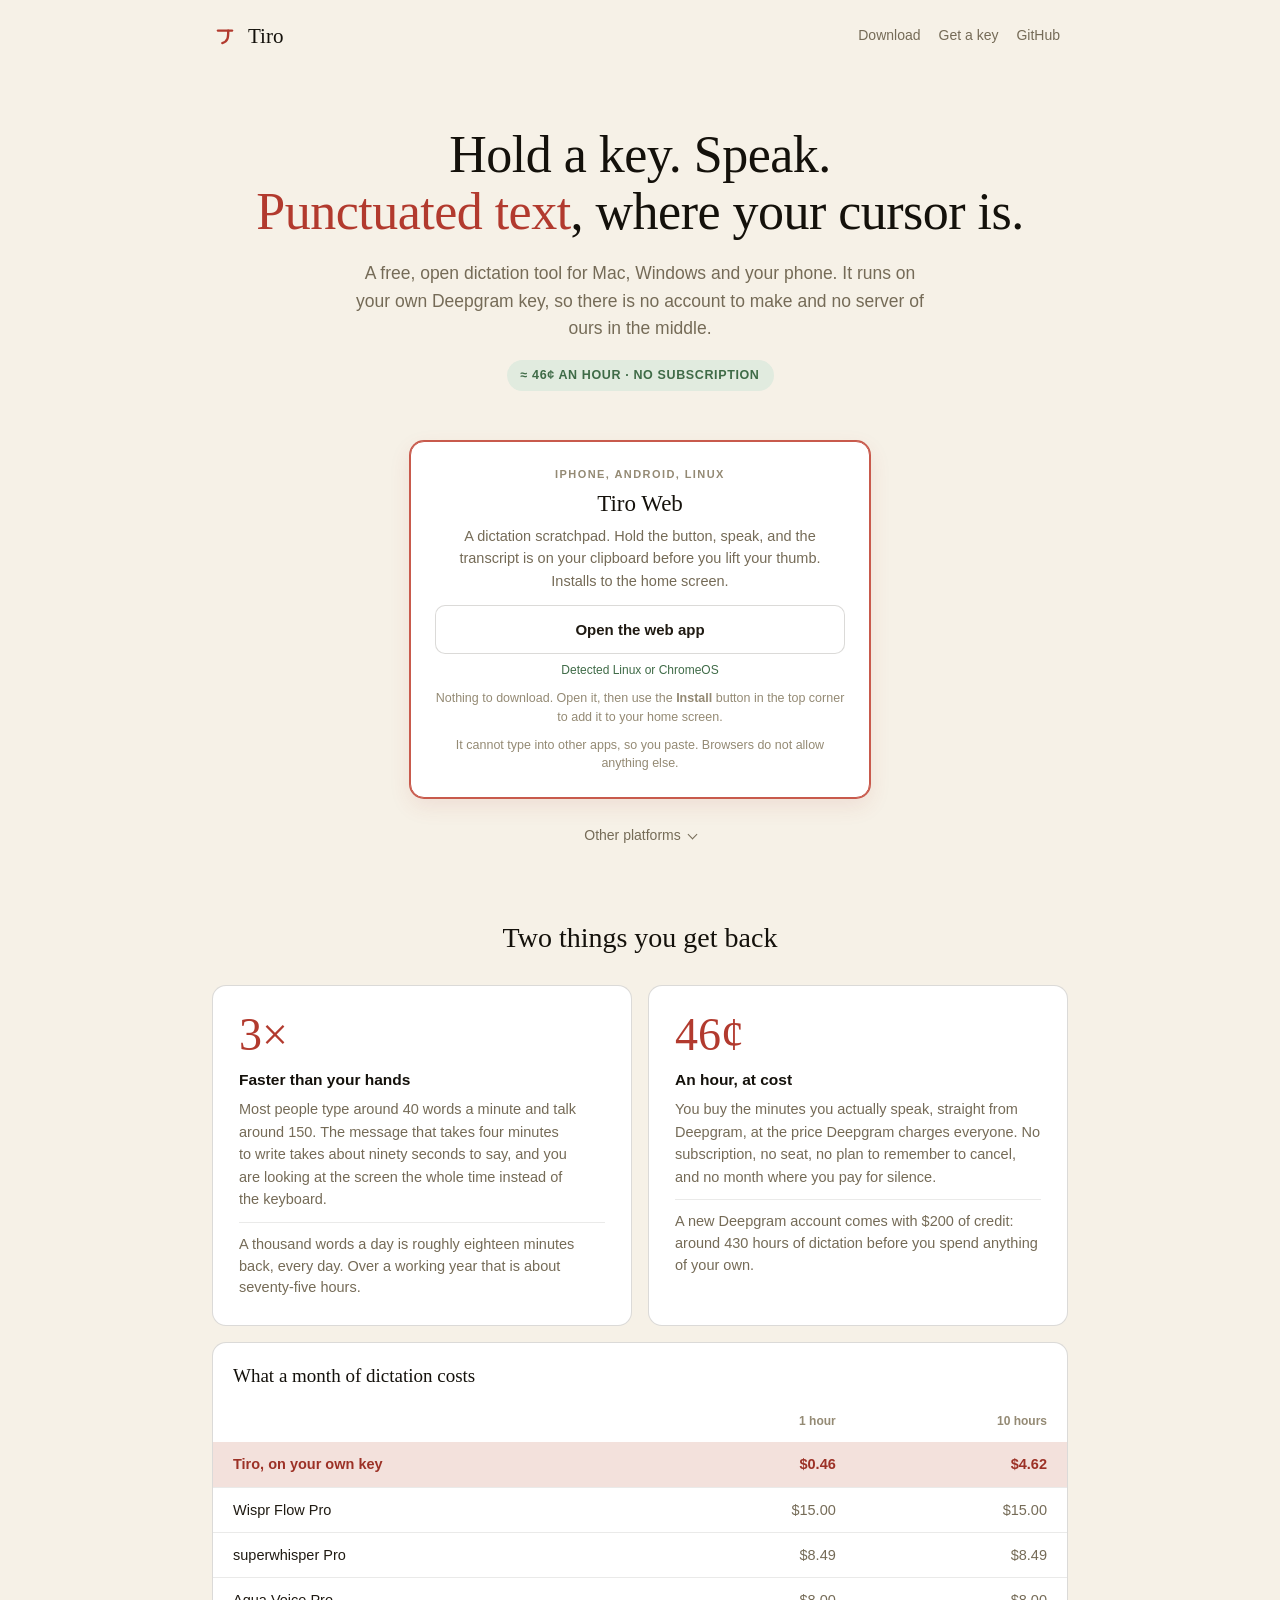
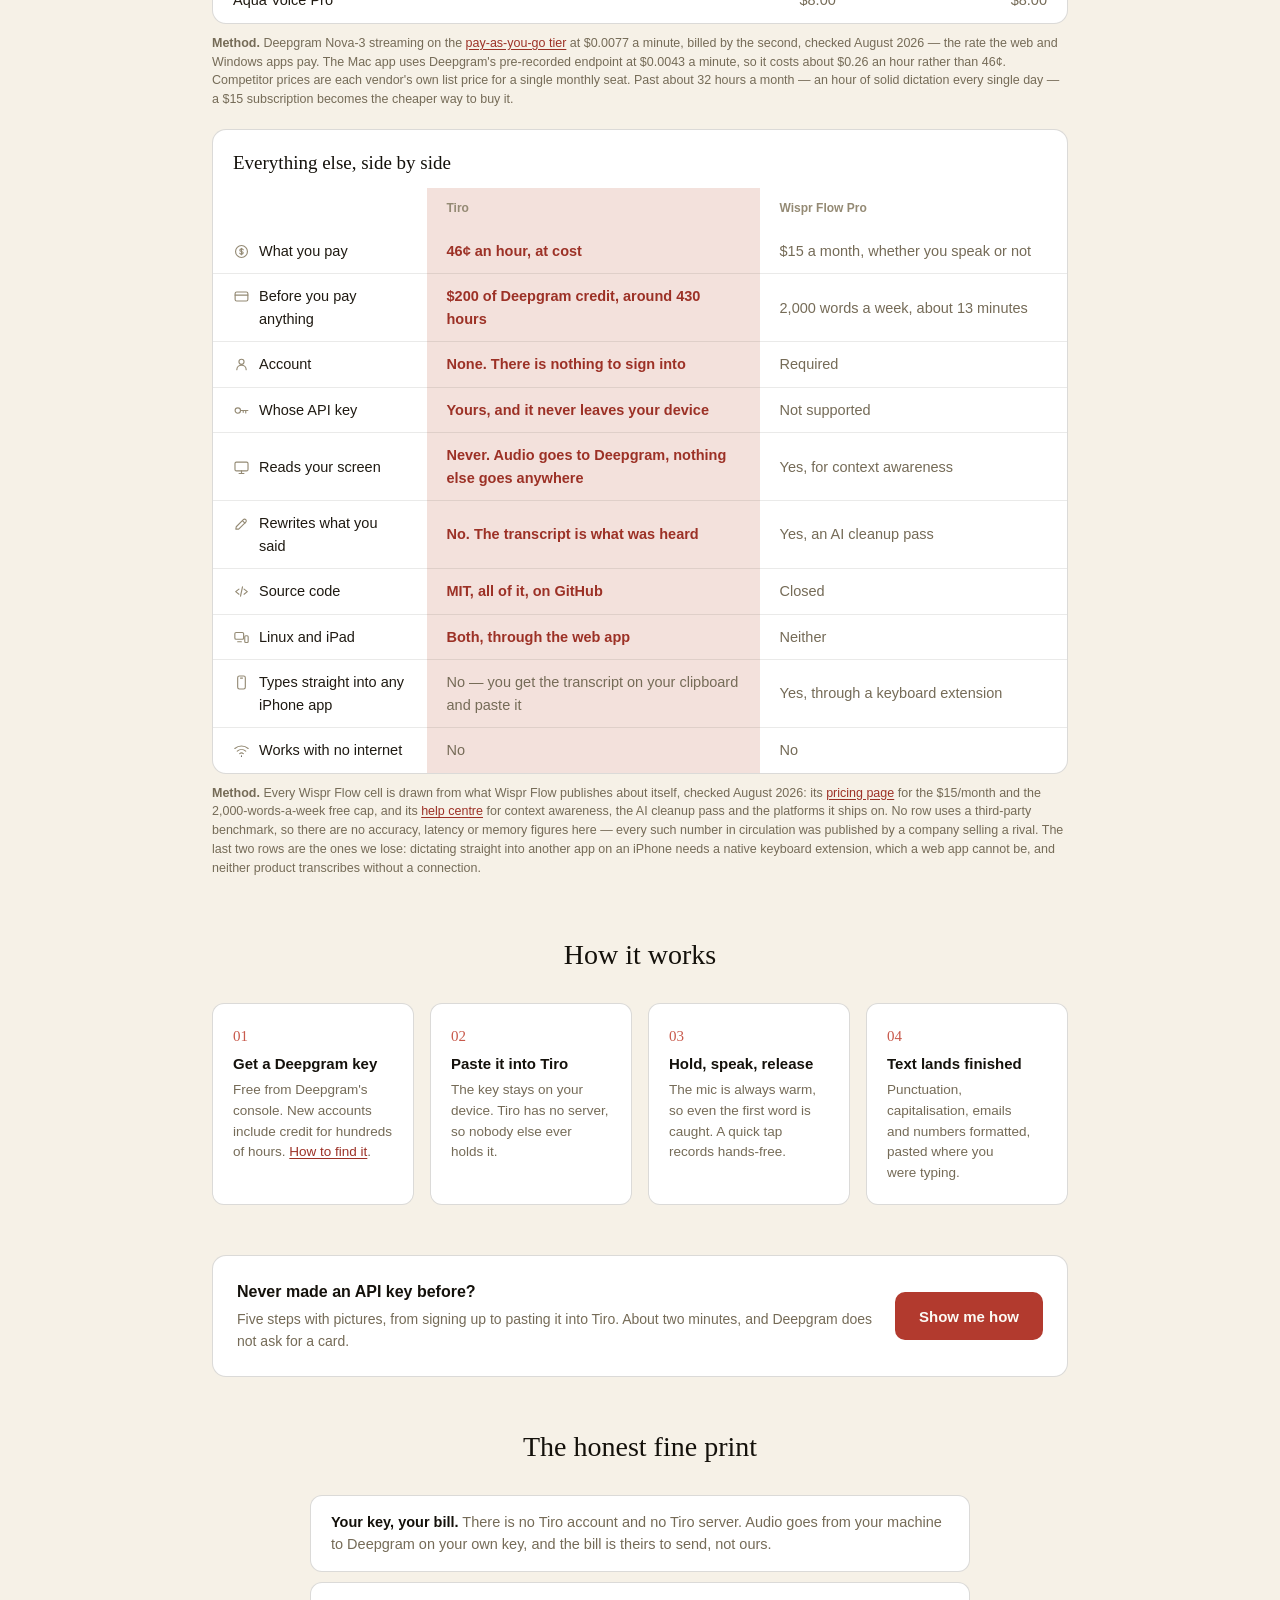
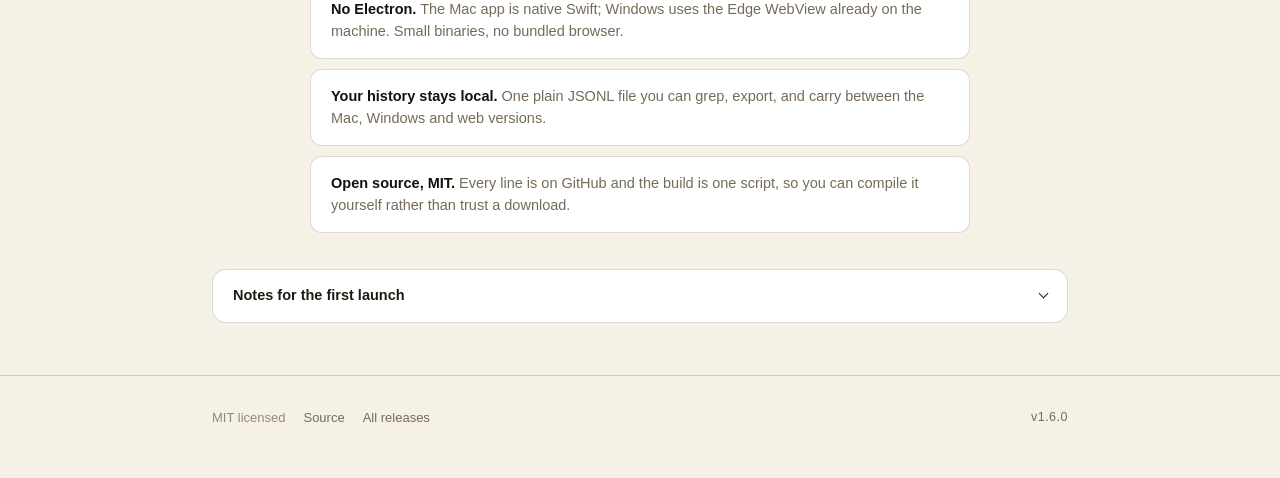
<file: landing/index.html>
<!doctype html>
<html lang="en">
<head>
  <meta charset="utf-8">
  <meta name="viewport" content="width=device-width, initial-scale=1, viewport-fit=cover">
  <meta name="theme-color" content="#F6F1E7">
  <title>Tiro: hold a key, speak, done</title>
  <meta name="description" content="Free, open dictation for Mac, Windows and your phone. Hold a key, speak, and punctuated text lands where your cursor is. Talking is about three times faster than typing, and on your own Deepgram key it costs about 46 cents an hour with no subscription.">
  <link rel="icon" href="favicon-32.png" type="image/png">
  <link rel="icon" href="icon.svg" type="image/svg+xml">
  <style>
    /* Forum palette; keep in sync with shared/design-tokens.json. The mono face in
       that file is for the apps, and this page is serif and sans only. */
    :root {
      --paper-50: #FCFAF4; --paper-100: #F6F1E7; --paper-200: #EFE8D9; --paper-300: #E4DAC6;
      --ink-950: #14110B; --ink-900: #1F1A12; --ink-500: #756B57; --ink-400: #948A74; --ink-300: #B4AB96;
      --clay-600: #9C3126; --clay-500: #B23A2E; --clay-400: #C85A4C; --clay-100: #F3E1DC;
      --green-600: #3F6B47; --green-100: #E1EBDF;
      --border: rgba(31, 26, 18, 0.16); --border-subtle: rgba(31, 26, 18, 0.09);
      --serif: 'Iowan Old Style', 'Palatino Linotype', Palatino, Georgia, 'Times New Roman', serif;
      --sans: -apple-system, BlinkMacSystemFont, 'Segoe UI', Roboto, 'Helvetica Neue', Arial, sans-serif;

      /* One gutter, one gap, one section rhythm, all three scaling with the viewport
         so the phone layout is the same design, not a squeezed desktop. */
      --gutter: clamp(20px, 5.5vw, 32px);
      --gap: clamp(12px, 2.4vw, 16px);
    }

    *, *::before, *::after { box-sizing: border-box; }
    * { margin: 0; padding: 0; }

    html {
      -webkit-text-size-adjust: 100%;   /* stop iOS inflating text in landscape */
      scroll-behavior: smooth;
      color-scheme: light;
    }
    body {
      background: var(--paper-100); color: var(--ink-900);
      font-family: var(--sans); font-size: 16px; line-height: 1.55;
      overflow-wrap: break-word;        /* long URLs must never widen the page */
      -webkit-font-smoothing: antialiased;
      -webkit-tap-highlight-color: rgba(178, 58, 46, 0.12);
    }
    svg { max-width: 100%; }
    a { color: var(--clay-600); text-underline-offset: 2px; }
    :focus-visible { outline: 2px solid var(--clay-500); outline-offset: 2px; border-radius: 4px; }
    [hidden] { display: none !important; }

    @media (prefers-reduced-motion: reduce) {
      html { scroll-behavior: auto; }
      * { transition: none !important; }
    }

    /* The container owns the horizontal gutter and nothing else. Sections set only
       padding-block, so a section rule can never wipe out the side margin. */
    .wrap {
      width: 100%; max-width: 920px; margin-inline: auto;
      padding-inline: var(--gutter);
      padding-inline: max(var(--gutter), env(safe-area-inset-left)) max(var(--gutter), env(safe-area-inset-right));
    }

    /* ---- header ---- */
    .site-header { padding-block: 14px; }
    .site-header .wrap { display: flex; align-items: center; gap: 10px; }
    .mark { width: 26px; height: 26px; flex: none; color: var(--clay-500); }
    .brand { font-family: var(--serif); font-size: 21px; color: var(--ink-950); }
    .site-nav { margin-left: auto; display: flex; align-items: center; gap: 2px; }
    .site-nav a {
      display: inline-flex; align-items: center; min-height: 44px; padding-inline: 8px;
      font-size: 14px; color: var(--ink-500); text-decoration: none; border-radius: 8px;
    }
    .site-nav a:hover { color: var(--clay-600); }

    /* ---- hero ---- */
    .hero { padding-block: clamp(26px, 7vw, 54px) clamp(4px, 2vw, 14px); text-align: center; }
    .hero h1 {
      font-family: var(--serif); font-weight: 500;
      font-size: clamp(29px, 7.2vw, 52px); line-height: 1.1; letter-spacing: -0.01em;
      color: var(--ink-950); text-wrap: balance;
    }
    .hero h1 em { font-style: normal; color: var(--clay-500); }
    .hero .lede {
      max-width: 33em; margin: clamp(14px, 3vw, 20px) auto 0;
      font-size: clamp(15.5px, 1.7vw, 17.5px); color: var(--ink-500); text-wrap: pretty;
    }
    .price {
      display: inline-block; margin-top: clamp(14px, 3vw, 18px);
      font-size: 12.5px; font-weight: 600; letter-spacing: 0.05em; text-transform: uppercase;
      color: var(--green-600); background: var(--green-100); border-radius: 999px; padding: 6px 14px;
    }

    /* ---- download cards ---- */
    #downloads { padding-block: clamp(26px, 5.5vw, 36px) 4px; scroll-margin-top: 12px; }

    .dl-grid { display: grid; gap: var(--gap); grid-template-columns: 1fr; }
    /* once detection folds the rest away, the one card left should not stretch
       the full 920px, because a lone wide card reads as a banner rather than a choice */
    .dl-grid > .dl:only-child { max-width: 460px; margin-inline: auto; }
    @media (min-width: 600px) {
      .dl-grid { grid-template-columns: repeat(2, minmax(0, 1fr)); }
      /* an odd card left alone on the last row spans it rather than sitting half-empty */
      .dl-grid > .dl:last-child:nth-child(odd) { grid-column: 1 / -1; }
    }
    @media (min-width: 880px) {
      .dl-grid { grid-template-columns: repeat(auto-fit, minmax(240px, 1fr)); }
      .dl-grid > .dl:last-child:nth-child(odd) { grid-column: auto; }
    }

    .dl {
      min-width: 0; background: #fff; border: 1px solid var(--border); border-radius: 14px;
      padding: clamp(20px, 4.5vw, 24px); text-align: center;
      display: flex; flex-direction: column; gap: 7px;
      box-shadow: 0 1px 2px rgba(31, 26, 18, 0.04);
    }
    .dl.suggested {
      border-color: var(--clay-400);
      box-shadow: 0 0 0 1px var(--clay-400), 0 8px 22px rgba(178, 58, 46, 0.10);
    }
    .dl .caps {
      font-size: 11px; font-weight: 600; letter-spacing: 0.13em; text-transform: uppercase;
      color: var(--ink-400);
    }
    .dl h2 {
      font-family: var(--serif); font-weight: 500;
      font-size: clamp(20px, 2.4vw, 23px); line-height: 1.2; color: var(--ink-950);
    }
    .dl p { font-size: 14.5px; color: var(--ink-500); flex: 1; text-wrap: pretty; }
    .dl .detected { font-size: 12px; font-weight: 500; color: var(--green-600); }
    .dl .detected:empty { display: none; }
    .dl .fine { margin-top: 2px; }
    .fine { font-size: 12.5px; line-height: 1.5; color: var(--ink-400); }

    .btn {
      display: inline-flex; align-items: center; justify-content: center;
      width: 100%; min-height: 48px; margin-top: 6px; padding: 12px 18px;
      background: var(--clay-500); color: var(--paper-50);
      font-size: 15px; font-weight: 600; text-decoration: none; border-radius: 10px;
      transition: background 0.15s ease;
    }
    .btn:hover { background: var(--clay-600); }
    .btn.ghost { background: #fff; color: var(--ink-900); border: 1px solid var(--border); }
    .btn.ghost:hover { background: var(--paper-50); border-color: var(--ink-300); }

    /* ---- disclosures: other platforms, first-launch notes ---- */
    /* The notes sit at the foot of the page on purpose. Whoever needs them is looking
       for them; everyone else should meet the argument for Tiro first. */
    .others { padding-block: 10px 0; }
    .notes { padding-block: 0 clamp(34px, 7vw, 52px); }

    summary { cursor: pointer; list-style: none; }
    summary::-webkit-details-marker { display: none; }
    summary::after {
      content: ""; width: 7px; height: 7px; flex: none;
      border-right: 1.6px solid currentColor; border-bottom: 1.6px solid currentColor;
      transform: translateY(-2px) rotate(45deg); transition: transform 0.15s ease;
    }
    details[open] > summary::after { transform: translateY(1px) rotate(225deg); }

    .others > summary {
      display: flex; align-items: center; justify-content: center; gap: 8px;
      min-height: 48px; font-size: 14px; color: var(--ink-500);
    }
    .others > summary:hover { color: var(--clay-600); }
    .others .dl-grid { padding-top: 4px; }

    .notes details { background: #fff; border: 1px solid var(--border); border-radius: 14px; }
    .notes summary {
      display: flex; align-items: center; justify-content: space-between; gap: 12px;
      min-height: 52px; padding: 12px clamp(16px, 4vw, 20px);
      font-size: 14.5px; font-weight: 600; color: var(--ink-900);
    }
    .notes .note-body {
      display: grid; gap: 14px;
      padding: 2px clamp(16px, 4vw, 20px) clamp(16px, 4vw, 18px);
      border-top: 1px solid var(--border-subtle); margin-top: 2px; padding-top: 14px;
    }
    .notes .note-body > div { font-size: 13.5px; line-height: 1.55; color: var(--ink-500); }
    .notes .note-body strong { display: block; color: var(--ink-950); font-size: 13px; margin-bottom: 2px; }

    /* ---- what it gives back: the two panels and the price table ---- */
    .value { padding-block: clamp(34px, 6.5vw, 56px) 0; }
    .value-grid { display: grid; gap: var(--gap); grid-template-columns: 1fr; }
    @media (min-width: 600px) { .value-grid { grid-template-columns: repeat(2, minmax(0, 1fr)); } }
    .panel {
      min-width: 0; background: #fff; border: 1px solid var(--border); border-radius: 14px;
      padding: clamp(20px, 4.5vw, 26px);
    }
    .panel .stat {
      display: block; font-family: var(--serif); font-weight: 500;
      font-size: clamp(36px, 7.4vw, 46px); line-height: 1; color: var(--clay-500);
    }
    .panel strong { display: block; font-size: 15.5px; color: var(--ink-950); margin: 10px 0 6px; }
    .panel p { font-size: 14.5px; color: var(--ink-500); text-wrap: pretty; }
    /* these two carry real numbers rather than housekeeping, so they take the
       darker ink and clear 4.5:1 against the paper */
    .panel .fine, .compare-note { color: var(--ink-500); }
    .panel .fine { margin-top: 11px; padding-top: 11px; border-top: 1px solid var(--border-subtle); }

    /* The comparison is the argument, so it stays a real table. On a narrow screen it
       scrolls inside its own box rather than widening the page. */
    .compare {
      margin-top: var(--gap); overflow-x: auto; -webkit-overflow-scrolling: touch;
      background: #fff; border: 1px solid var(--border); border-radius: 14px;
    }
    .compare table { width: 100%; border-collapse: collapse; font-size: 14.5px; }
    /* Table captions take the serif, like every other heading here. They used to be
       11px uppercase tracked out to 0.13em, which reads as a monospaced technical
       label rather than as this page's voice — the page has no mono face at all. */
    .compare caption {
      text-align: left; padding: clamp(15px, 3.4vw, 18px) clamp(16px, 3.6vw, 20px) 11px;
      font-family: var(--serif); font-size: clamp(17px, 2.5vw, 19px); font-weight: 500;
      letter-spacing: 0; text-transform: none; color: var(--ink-950);
    }
    .compare th, .compare td { padding: 11px clamp(13px, 3vw, 20px); text-align: right; }
    .compare thead th { font-size: 12px; font-weight: 600; color: var(--ink-400); white-space: nowrap; }
    .compare tbody th { text-align: left; font-weight: 500; color: var(--ink-900); }
    .compare tbody td { color: var(--ink-500); font-variant-numeric: tabular-nums; white-space: nowrap; }
    .compare tbody tr + tr :is(th, td) { border-top: 1px solid var(--border-subtle); }
    .compare tbody .me { background: var(--clay-100); }
    .compare tbody .me :is(th, td) { color: var(--clay-600); font-weight: 600; }
    .compare-note { margin-top: 10px; }

    /* The feature table compares words rather than figures, so it ranges left and is
       allowed to wrap. Here it is a whole column that is ours, not a row: the highlight
       is only a signpost, and every cell still says which product it means in words,
       so nothing depends on seeing the colour. */
    .compare-feat { margin-top: clamp(14px, 2.6vw, 20px); }
    /* These need to out-specify `.compare tbody td`, which sets nowrap for the figures in
       the cost table above. `:is()` takes its most specific argument, so a bare
       `:is(th, td)` loses that battle and the answers run into the next column. */
    .compare-feat thead th,
    .compare-feat tbody th,
    .compare-feat tbody td { text-align: left; white-space: normal; }
    /* Widths come from the colgroup, not from content: left to itself the table gives the
       row labels whatever the longest answer does not want, and they end up in a column
       four words wide. */
    /* min-width keeps the three columns readable on a phone; the wrapper's overflow-x
       turns the overflow into a scroll inside the card rather than widening the page. */
    .compare-feat table { table-layout: fixed; min-width: 580px; }
    .compare-feat :is(thead th, tbody td):first-of-type { background: var(--clay-100); }
    .compare-feat tbody td:first-of-type { color: var(--clay-600); font-weight: 600; }
    .compare-feat tbody td { font-variant-numeric: normal; }
    /* Row-label icons. Decorative only — every row still says in words what it is
       about, so the icon carries no meaning of its own and is hidden from assistive
       tech. Stroked in currentColor at the label's own ink, sized in ch so they
       track the text if it scales. */
    /* The flex box is an inner span, never the th itself: a th set to flex stops being
       a table-cell, and the colgroup widths above stop applying to it. */
    .compare-feat tbody th > span { display: flex; align-items: flex-start; gap: 9px; }
    .compare-feat .ico {
      flex: none; width: 17px; height: 17px; stroke: var(--ink-400); fill: none;
      stroke-width: 1.6; stroke-linecap: round; stroke-linejoin: round;
      transform: translateY(3px);
    }
    /* A row where the honest answer is "they do, we don't". Marked so it reads as
       deliberate rather than as an oversight. */
    .compare-feat tbody .theirs td:first-of-type { color: var(--ink-500); font-weight: 500; }

    /* ---- how it works ---- */
    .how { padding-block: clamp(34px, 6.5vw, 56px) clamp(24px, 5vw, 40px); }
    .how h3, .facts h3, .value h3 {
      font-family: var(--serif); font-weight: 500;
      font-size: clamp(22px, 3.4vw, 28px); color: var(--ink-950);
      text-align: center; margin-bottom: clamp(18px, 3.4vw, 26px); text-wrap: balance;
    }
    .steps { display: grid; gap: var(--gap); grid-template-columns: 1fr; }
    @media (min-width: 520px) { .steps { grid-template-columns: repeat(2, minmax(0, 1fr)); } }
    @media (min-width: 880px) { .steps { grid-template-columns: repeat(4, minmax(0, 1fr)); } }
    .step {
      min-width: 0; background: #fff; border: 1px solid var(--border); border-radius: 12px;
      padding: clamp(16px, 3.6vw, 20px);
    }
    .step .n { font-family: var(--serif); font-size: 15px; color: var(--clay-400); }
    .step strong { display: block; font-size: 15px; color: var(--ink-950); margin: 4px 0 4px; }
    .step p { font-size: 13.5px; color: var(--ink-500); text-wrap: pretty; }

    /* ---- getting a key: the signpost ---- */
    .keycta { padding-block: clamp(4px, 1.5vw, 10px) clamp(30px, 6vw, 48px); scroll-margin-top: 12px; }
    .keycta-box {
      background: #fff; border: 1px solid var(--border); border-radius: 14px;
      padding: clamp(18px, 4vw, 24px);
      display: flex; flex-wrap: wrap; align-items: center; gap: 14px var(--gap);
    }
    /* min-width:0 so a long line wraps inside the box instead of widening it, and
       flex:1 so the button is pushed to the far end on a wide screen */
    .keycta-text { flex: 1 1 300px; min-width: 0; }
    .keycta-text strong { display: block; font-size: 16px; color: var(--ink-950); }
    .keycta-text p { margin-top: 4px; font-size: 14px; color: var(--ink-500); text-wrap: pretty; }
    /* the .btn default is full width, which is right in a download card and wrong here */
    .keycta .btn { flex: none; width: auto; margin-top: 0; padding-inline: 24px; }
    @media (max-width: 519px) { .keycta .btn { width: 100%; } }

    /* ---- fine print ---- */
    .facts { padding-block: 0 clamp(24px, 5vw, 36px); }
    .facts ul { max-width: 660px; margin-inline: auto; list-style: none; display: grid; gap: 10px; }
    .facts li {
      background: #fff; border: 1px solid var(--border); border-radius: 12px;
      padding: clamp(13px, 3vw, 15px) clamp(16px, 3.6vw, 20px);
      font-size: 14.5px; color: var(--ink-500); text-wrap: pretty;
    }
    .facts li strong { color: var(--ink-950); }

    /* ---- footer ---- */
    .site-footer {
      border-top: 1px solid var(--border);
      padding-block: clamp(18px, 4vw, 26px) clamp(30px, 6vw, 44px);
    }
    .site-footer .wrap {
      display: flex; flex-wrap: wrap; align-items: center; gap: 6px 18px;
      font-size: 13px; color: var(--ink-400);
    }
    .site-footer a { color: var(--ink-500); text-decoration: none; padding-block: 6px; }
    .site-footer a:hover { color: var(--clay-600); }
    /* stamped by scripts/gen-version.mjs, text and href together; sits at the far end
       of the row, and wraps under the links rather than crowding them on a narrow
       screen. It links to its own tag, not to /latest: the number names what this page
       describes, so clicking it has to reach those notes and not whatever shipped since. */
    .site-footer .version { margin-left: auto; font-size: 12.5px; letter-spacing: 0.04em; }
  </style>
</head>
<body>
  <header class="site-header">
    <div class="wrap">
      <svg class="mark" viewBox="0 0 48 48" aria-hidden="true">
        <g fill="none" stroke="currentColor" stroke-width="4.4" stroke-linecap="round">
          <path d="M11 14 H37"/><path d="M30 14 C30 26 30 34 19 37"/>
        </g>
      </svg>
      <span class="brand">Tiro</span>
      <nav class="site-nav">
        <a href="#downloads">Download</a>
        <a href="/api-key/">Get a key</a>
        <a href="https://github.com/mypip-io/tiro">GitHub</a>
      </nav>
    </div>
  </header>

  <section class="hero">
    <div class="wrap">
      <h1>Hold a key. Speak.<br><em>Punctuated text</em>, where your cursor is.</h1>
      <p class="lede">A free, open dictation tool for Mac, Windows and your phone.
        It runs on your own Deepgram key, so there is no account to make and no
        server of ours in the middle.</p>
      <span class="price">≈ 46¢ an hour · no subscription</span>
    </div>
  </section>

  <section class="wrap dl-grid" id="downloads">
    <div class="dl" id="dl-windows">
      <span class="caps">Windows 10 &amp; 11</span>
      <h2>Tiro for Windows</h2>
      <p>A tray app. Hold <strong>Right&nbsp;Alt</strong> in any application and the transcript
        is pasted into the box you were already typing in. One file, no installer.</p>
      <a class="btn" id="win-download" href="https://github.com/mypip-io/tiro/releases/latest/download/Tiro-Windows-x64.exe">Download for Windows</a>
      <span class="detected"></span>
      <span class="fine">A single <strong>.exe</strong>. Run it and it offers to add itself to your Start menu.</span>
    </div>

    <div class="dl" id="dl-mac">
      <span class="caps">macOS 13+</span>
      <h2>Tiro for Mac</h2>
      <p>A menu-bar app. Hold <strong>Fn</strong> anywhere and dictate into any app.
        One universal file for Apple Silicon and Intel.</p>
      <a class="btn" href="https://github.com/mypip-io/tiro/releases/latest/download/Tiro-macOS.zip">Download for Mac</a>
      <span class="detected"></span>
      <span class="fine">Unsigned, so the first launch needs <strong>Open&nbsp;Anyway</strong> in System Settings.</span>
    </div>

    <div class="dl" id="dl-web">
      <span class="caps">iPhone, Android, Linux</span>
      <h2>Tiro Web</h2>
      <p>A dictation scratchpad. Hold the button, speak, and the transcript is on your
        clipboard before you lift your thumb. Installs to the home screen.</p>
      <a class="btn ghost" href="/app/" id="web-link">Open the web app</a>
      <span class="detected"></span>
      <span class="fine" id="web-install-note">Nothing to download. Open it, then use the
        <strong>Install</strong> button in the top corner to add it to your home screen.</span>
      <span class="fine">It cannot type into other apps, so you paste. Browsers do not allow anything else.</span>
    </div>
  </section>

  <details class="wrap others" id="other-platforms" hidden>
    <summary>Other platforms</summary>
    <div class="other-grid dl-grid"></div>
  </details>

  <section class="value wrap">
    <h3>Two things you get back</h3>
    <div class="value-grid">
      <div class="panel">
        <span class="stat">3×</span>
        <strong>Faster than your hands</strong>
        <p>Most people type around 40 words a minute and talk around 150. The message
          that takes four minutes to write takes about ninety seconds to say, and you
          are looking at the screen the whole time instead of the keyboard.</p>
        <p class="fine">A thousand words a day is roughly eighteen minutes back, every
          day. Over a working year that is about seventy-five hours.</p>
      </div>
      <div class="panel">
        <span class="stat">46¢</span>
        <strong>An hour, at cost</strong>
        <p>You buy the minutes you actually speak, straight from Deepgram, at the price
          Deepgram charges everyone. No subscription, no seat, no plan to remember to
          cancel, and no month where you pay for silence.</p>
        <p class="fine">A new Deepgram account comes with $200 of credit: around 430
          hours of dictation before you spend anything of your own.</p>
      </div>
    </div>

    <div class="compare">
      <table>
        <caption>What a month of dictation costs</caption>
        <thead>
          <tr><td></td><th scope="col">1 hour</th><th scope="col">10 hours</th></tr>
        </thead>
        <tbody>
          <tr class="me"><th scope="row">Tiro, on your own key</th><td>$0.46</td><td>$4.62</td></tr>
          <tr><th scope="row">Wispr Flow Pro</th><td>$15.00</td><td>$15.00</td></tr>
          <tr><th scope="row">superwhisper Pro</th><td>$8.49</td><td>$8.49</td></tr>
          <tr><th scope="row">Aqua Voice Pro</th><td>$8.00</td><td>$8.00</td></tr>
        </tbody>
      </table>
    </div>
    <p class="fine compare-note"><strong>Method.</strong> Deepgram Nova-3 streaming on the
      <a href="https://deepgram.com/pricing">pay-as-you-go tier</a> at $0.0077 a minute, billed
      by the second, checked August 2026 — the rate the web and Windows apps pay. The Mac app
      uses Deepgram's pre-recorded endpoint at $0.0043 a minute, so it costs about $0.26 an hour
      rather than 46¢. Competitor prices are each vendor's own list price for a single monthly
      seat. Past about 32 hours a month — an hour of solid dictation every single day — a $15
      subscription becomes the cheaper way to buy it.</p>

    <!-- Ground rules for this table, so it stays defensible as both products move:
         every claim in the Wispr Flow column is something Wispr Flow documents about
         itself — its price, its free-plan cap, its context awareness, its AI cleanup,
         the platforms it ships on. Nothing here rests on a third-party benchmark or on
         a disputed report, and no row describes a competitor's behaviour that they
         have not published themselves. The last two rows are ones we lose; they stay.
         See docs/COMPETITIVE.md for the sources and the confidence grading. -->
    <!-- One sprite, referenced by <use> per row, so ten icons cost one definition.
         aria-hidden throughout: each repeats its row label rather than adding to it. -->
    <svg width="0" height="0" aria-hidden="true" style="position:absolute">
      <defs>
        <symbol id="i-coin" viewBox="0 0 24 24"><circle cx="12" cy="12" r="8.4"/><path d="M12 7.4v9.2M14.4 9.6a2.6 2.6 0 0 0-2.4-1.4c-1.4 0-2.4.8-2.4 1.9s.9 1.6 2.4 1.9 2.4.8 2.4 1.9-1 1.9-2.4 1.9a2.6 2.6 0 0 1-2.4-1.4"/></symbol>
        <symbol id="i-credit" viewBox="0 0 24 24"><rect x="3" y="5.6" width="18" height="12.8" rx="2.2"/><path d="M3 10h18"/></symbol>
        <symbol id="i-person" viewBox="0 0 24 24"><circle cx="12" cy="8.2" r="3.6"/><path d="M5.4 19.4a6.6 6.6 0 0 1 13.2 0"/></symbol>
        <symbol id="i-key" viewBox="0 0 24 24"><circle cx="6.8" cy="12" r="3.8"/><path d="M10.6 12H21M18 12v3.4M14.4 12v2.6"/></symbol>
        <symbol id="i-screen" viewBox="0 0 24 24"><rect x="2.8" y="4.4" width="18.4" height="12.4" rx="2"/><path d="M8.6 20.4h6.8M12 16.8v3.6"/></symbol>
        <symbol id="i-pencil" viewBox="0 0 24 24"><path d="M4 20h4l10-10a2.4 2.4 0 0 0-3.4-3.4L4.6 16.6 4 20Z"/><path d="M13.6 8.2 16.8 11.4"/></symbol>
        <symbol id="i-code" viewBox="0 0 24 24"><path d="m8.4 8.6-4.6 3.6 4.6 3.6M15.6 8.6l4.6 3.6-4.6 3.6M13.4 5.4l-2.8 13.2"/></symbol>
        <symbol id="i-devices" viewBox="0 0 24 24"><rect x="2.6" y="5" width="12.4" height="9.4" rx="1.8"/><rect x="16.6" y="9.6" width="4.8" height="9.4" rx="1.4"/><path d="M6.6 18h5.2"/></symbol>
        <symbol id="i-phone" viewBox="0 0 24 24"><rect x="6.6" y="2.8" width="10.8" height="18.4" rx="2.4"/><path d="M10.6 5.8h2.8"/></symbol>
        <symbol id="i-wifi" viewBox="0 0 24 24"><path d="M2.6 9.2a14 14 0 0 1 18.8 0M6 12.8a9.2 9.2 0 0 1 12 0M9.4 16.4a4.4 4.4 0 0 1 5.2 0"/><circle cx="12" cy="19.8" r=".9" fill="currentColor" stroke="none"/></symbol>
      </defs>
    </svg>

    <div class="compare compare-feat">
      <table>
        <caption>Everything else, side by side</caption>
        <colgroup><col style="width:25%"><col style="width:39%"><col style="width:36%"></colgroup>
        <thead>
          <tr><td></td><th scope="col">Tiro</th><th scope="col">Wispr Flow Pro</th></tr>
        </thead>
        <tbody>
          <tr><th scope="row"><span><svg class="ico" aria-hidden="true"><use href="#i-coin"/></svg>What you pay</span></th>
            <td>46¢ an hour, at cost</td><td>$15 a month, whether you speak or not</td></tr>
          <tr><th scope="row"><span><svg class="ico" aria-hidden="true"><use href="#i-credit"/></svg>Before you pay anything</span></th>
            <td>$200 of Deepgram credit, around 430 hours</td><td>2,000 words a week, about 13 minutes</td></tr>
          <tr><th scope="row"><span><svg class="ico" aria-hidden="true"><use href="#i-person"/></svg>Account</span></th>
            <td>None. There is nothing to sign into</td><td>Required</td></tr>
          <tr><th scope="row"><span><svg class="ico" aria-hidden="true"><use href="#i-key"/></svg>Whose API key</span></th>
            <td>Yours, and it never leaves your device</td><td>Not supported</td></tr>
          <tr><th scope="row"><span><svg class="ico" aria-hidden="true"><use href="#i-screen"/></svg>Reads your screen</span></th>
            <td>Never. Audio goes to Deepgram, nothing else goes anywhere</td>
            <td>Yes, for context awareness</td></tr>
          <tr><th scope="row"><span><svg class="ico" aria-hidden="true"><use href="#i-pencil"/></svg>Rewrites what you said</span></th>
            <td>No. The transcript is what was heard</td><td>Yes, an AI cleanup pass</td></tr>
          <tr><th scope="row"><span><svg class="ico" aria-hidden="true"><use href="#i-code"/></svg>Source code</span></th>
            <td>MIT, all of it, on GitHub</td><td>Closed</td></tr>
          <tr><th scope="row"><span><svg class="ico" aria-hidden="true"><use href="#i-devices"/></svg>Linux and iPad</span></th>
            <td>Both, through the web app</td><td>Neither</td></tr>
          <tr class="theirs"><th scope="row"><span><svg class="ico" aria-hidden="true"><use href="#i-phone"/></svg>Types straight into any iPhone app</span></th>
            <td>No — you get the transcript on your clipboard and paste it</td>
            <td>Yes, through a keyboard extension</td></tr>
          <tr class="theirs"><th scope="row"><span><svg class="ico" aria-hidden="true"><use href="#i-wifi"/></svg>Works with no internet</span></th>
            <td>No</td><td>No</td></tr>
        </tbody>
      </table>
    </div>
    <p class="fine compare-note"><strong>Method.</strong> Every Wispr Flow cell is drawn from
      what Wispr Flow publishes about itself, checked August 2026: its
      <a href="https://wisprflow.ai/pricing">pricing page</a> for the $15/month and the
      2,000-words-a-week free cap, and its
      <a href="https://docs.wisprflow.ai/">help centre</a> for context awareness, the AI cleanup
      pass and the platforms it ships on. No row uses a third-party benchmark, so there are no
      accuracy, latency or memory figures here — every such number in circulation was published
      by a company selling a rival. The last two rows are the ones we lose: dictating straight
      into another app on an iPhone needs a native keyboard extension, which a web app cannot
      be, and neither product transcribes without a connection.</p>
  </section>

  <section class="how wrap">
    <h3>How it works</h3>
    <div class="steps">
      <div class="step"><span class="n">01</span><strong>Get a Deepgram key</strong>
        <p>Free from Deepgram's console. New accounts include credit for hundreds of hours.
          <a href="/api-key/">How to find it</a>.</p></div>
      <div class="step"><span class="n">02</span><strong>Paste it into Tiro</strong>
        <p>The key stays on your device. Tiro has no server, so nobody else ever holds it.</p></div>
      <div class="step"><span class="n">03</span><strong>Hold, speak, release</strong>
        <p>The mic is always warm, so even the first word is caught. A quick tap records hands-free.</p></div>
      <div class="step"><span class="n">04</span><strong>Text lands finished</strong>
        <p>Punctuation, capitalisation, emails and numbers formatted, pasted where you were typing.</p></div>
    </div>
  </section>

  <!-- Getting a key is the only step anyone gets stuck on, and the walkthrough for it
       is a whole page. This is the signpost to it, not a second copy of it. -->
  <section class="wrap keycta" id="api-key">
    <div class="keycta-box">
      <div class="keycta-text">
        <strong>Never made an API key before?</strong>
        <p>Five steps with pictures, from signing up to pasting it into Tiro. About two
          minutes, and Deepgram does not ask for a card.</p>
      </div>
      <a class="btn" href="/api-key/">Show me how</a>
    </div>
  </section>

  <section class="facts wrap">
    <h3>The honest fine print</h3>
    <ul>
      <li><strong>Your key, your bill.</strong> There is no Tiro account and no Tiro server.
        Audio goes from your machine to Deepgram on your own key, and the bill is theirs
        to send, not ours.</li>
      <li><strong>No Electron.</strong> The Mac app is native Swift; Windows uses the Edge WebView
        already on the machine. Small binaries, no bundled browser.</li>
      <li><strong>Your history stays local.</strong> One plain JSONL file you can grep, export,
        and carry between the Mac, Windows and web versions.</li>
      <li><strong>Open source, MIT.</strong> Every line is on GitHub and the build is one script,
        so you can compile it yourself rather than trust a download.</li>
    </ul>
  </section>

  <section class="wrap notes">
    <details>
      <summary>Notes for the first launch</summary>
      <div class="note-body">
        <div id="win-arm-note" hidden>
          <strong>Your PC is ARM-based</strong>
          The button now offers the native ARM64 build, with no emulation. The
          <a href="https://github.com/mypip-io/tiro/releases/latest/download/Tiro-Windows-x64.exe">x64 build</a>
          also works if you prefer it.
        </div>
        <div id="win10-note" hidden>
          <strong>Windows 10</strong>
          You may also need Microsoft's free
          <a href="https://developer.microsoft.com/microsoft-edge/webview2/">WebView2 runtime</a>.
          Tiro checks on first run and offers it if it is missing. Windows 11 already has it.
        </div>
        <div>
          <strong>Windows: where it puts itself</strong>
          Running the download starts Tiro straight away and then asks whether to install it.
          Saying yes copies it to your own user folder, no administrator rights needed, and adds
          it to the Start menu, which is where Windows lets you pin it to the taskbar. Saying no
          keeps it portable. Either way it uninstalls from Apps and Features.
        </div>
        <div>
          <strong>Windows: SmartScreen</strong>
          The first run of anything downloaded can be interrupted. Choose More info → Run anyway,
          or right-click the file → Properties → tick <strong>Unblock</strong> first. Installing
          clears that mark, so it only ever happens once. Here is
          <a href="https://github.com/mypip-io/tiro/blob/main/docs/SIGNING.md">why it shows up</a>.
        </div>
        <div>
          <strong>Mac: opening an unsigned app</strong>
          System Settings → Privacy &amp; Security → Open Anyway. On macOS 14 and earlier,
          right-click the app and choose Open.
        </div>
      </div>
    </details>
  </section>

  <footer class="site-footer">
    <div class="wrap">
      <span>MIT licensed</span>
      <a href="https://github.com/mypip-io/tiro">Source</a>
      <a href="https://github.com/mypip-io/tiro/releases">All releases</a>
      <a class="version" href="https://github.com/mypip-io/tiro/releases/latest">v1.6.0</a>
    </div>
  </footer>

  <script>
    // Lead with the download that fits the visitor's machine, and keep the rest
    // one click away. Detection only ever *reorders* what is already on the page:
    // if it guesses wrong, or JavaScript never runs, every download stays visible
    // and reachable. Nothing here is sent anywhere; it all stays in the browser.
    (function () {
      var ua = navigator.userAgent;
      var data = navigator.userAgentData;

      var isIOS = /iPhone|iPad|iPod/i.test(ua) ||
                  // iPadOS reports itself as a Mac; the touch points give it away
                  (/Mac/i.test(ua) && navigator.maxTouchPoints > 1);
      var isAndroid = /Android/i.test(ua);
      var isMac = !isIOS && /Mac/i.test(ua);
      var isWindows = /Win/i.test(ua);
      var isLinux = !isAndroid && /Linux|X11|CrOS/i.test(ua);

      var pick = isIOS || isAndroid || isLinux ? "dl-web"
               : isMac ? "dl-mac"
               : isWindows ? "dl-windows"
               : null;

      var reason = isIOS ? "Detected iPhone or iPad"
                 : isAndroid ? "Detected Android"
                 : isLinux ? "Detected Linux or ChromeOS"
                 : isMac ? "Detected macOS. One file for Apple Silicon and Intel"
                 : isWindows ? "Detected Windows"
                 : "";

      // On a phone the web app is not a consolation prize, it is the product, and
      // "Open the web app" buries the thing people actually want. Lead with the
      // install, and hand over to /app/?install=1 so the walkthrough is already
      // open when they land. On iOS that walkthrough is the only install path
      // there is, since Apple exposes no API for it.
      if (isIOS || isAndroid) {
        var webLink = document.getElementById("web-link");
        if (webLink) {
          webLink.href = "/app/?install=1";
          webLink.className = "btn";
          webLink.textContent = isIOS ? "Install on your iPhone" : "Install on your phone";
        }
        var installNote = document.getElementById("web-install-note");
        if (installNote) {
          installNote.innerHTML = isIOS
            ? "Two taps: <strong>Share</strong>, then <strong>Add to Home Screen</strong>. Tiro shows " +
              "you where. Use <strong>Safari</strong>, the only iPhone browser Apple lets add apps."
            : "One tap. Your browser will ask to add Tiro to your home screen.";
        }
      }

      if (!pick) return;

      var chosen = document.getElementById(pick);
      chosen.classList.add("suggested");
      var note = chosen.querySelector(".detected");
      if (note) note.textContent = reason;

      // move the match first, and fold the others behind a disclosure
      var grid = document.getElementById("downloads");
      grid.insertBefore(chosen, grid.firstChild);
      var others = document.getElementById("other-platforms");
      if (others) {
        others.hidden = false;
        Array.prototype.forEach.call(grid.querySelectorAll(".dl"), function (card) {
          if (card !== chosen) others.querySelector(".other-grid").appendChild(card);
        });
      }

      // Windows gets two extra touches, both drawn from client hints, which only
      // Chromium browsers answer. Everything degrades to the x64 download.
      if (isWindows && data && data.getHighEntropyValues) {
        data.getHighEntropyValues(["architecture", "platformVersion"]).then(function (h) {
          // Windows 11 reports platformVersion major >= 13; 10 reports lower.
          var major = parseInt((h.platformVersion || "0").split(".")[0], 10);
          if (major > 0 && major < 13) {
            var win10 = document.getElementById("win10-note");
            if (win10) win10.hidden = false;
          }
          // ARM machines run the x64 build under emulation; offer the native one.
          if (h.architecture === "arm") {
            var link = document.getElementById("win-download");
            if (link) {
              link.href = link.href.replace("Tiro-Windows-x64.exe", "Tiro-Windows-arm64.exe");
              link.textContent = "Download for Windows on ARM";
              var armNote = document.getElementById("win-arm-note");
              if (armNote) armNote.hidden = false;
            }
          }
        }).catch(function () { /* keep the x64 default */ });
      }
    })();
  </script>
</body>
</html>
</file>
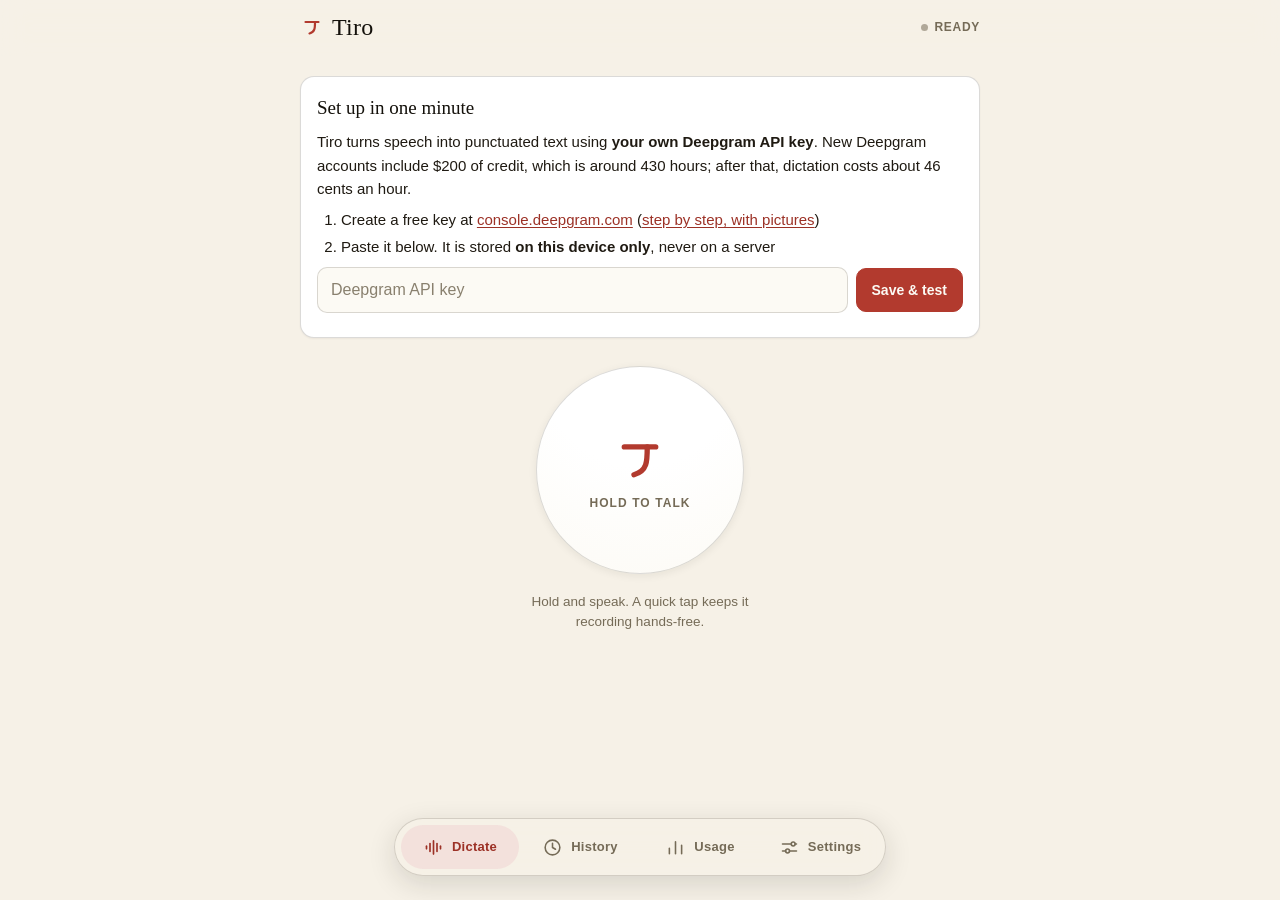
<file: web/index.html>
<!doctype html>
<html lang="en">
<head>
  <meta charset="utf-8">
  <meta name="viewport" content="width=device-width, initial-scale=1, viewport-fit=cover">
  <title>Tiro: dictation scratchpad</title>
  <meta name="description" content="Hold, speak, release, and the transcript is on your clipboard. Runs on your own Deepgram key.">
  <!-- the app follows the system theme; both colours come from shared/design-tokens.json -->
  <meta name="color-scheme" content="light dark">
  <meta name="theme-color" content="#F6F1E7" media="(prefers-color-scheme: light)">
  <meta name="theme-color" content="#15120D" media="(prefers-color-scheme: dark)">
  <link rel="manifest" href="manifest.webmanifest">
  <link rel="icon" href="icons/favicon-32.png" type="image/png">
  <link rel="icon" href="icons/icon.svg" type="image/svg+xml">
  <!-- iOS ignores manifest icons for the home screen -->
  <link rel="apple-touch-icon" href="icons/apple-touch-icon.png">
  <meta name="apple-mobile-web-app-capable" content="yes">
  <meta name="apple-mobile-web-app-status-bar-style" content="default">
  <meta name="apple-mobile-web-app-title" content="Tiro">
  <link rel="stylesheet" href="styles/tokens.css">
  <link rel="stylesheet" href="styles/app.css">
</head>
<body>
  <!-- One icon set, drawn once and referenced with <use>. Every glyph is a
       24-unit box with 1.8 round strokes, so the tab bar, the toolbars and the
       entry actions all read as one hand. The mark is the exception: it is the
       app's own Tironian et from shared/design-tokens.json, scaled from its
       48-unit box with the stroke weight matched to the rest. -->
  <svg class="sprite" aria-hidden="true" focusable="false" width="0" height="0">
    <symbol id="i-mark" viewBox="0 0 48 48">
      <g fill="none" stroke="currentColor" stroke-width="4.4" stroke-linecap="round">
        <path d="M11 14 H37"/>
        <path d="M30 14 C30 26 30 34 19 37"/>
      </g>
    </symbol>
    <symbol id="i-waveform" viewBox="0 0 24 24">
      <g fill="none" stroke="currentColor" stroke-width="1.9" stroke-linecap="round">
        <path d="M4 10.5 v3"/><path d="M8 7.5 v9"/><path d="M12 4.5 v15"/>
        <path d="M16 7.5 v9"/><path d="M20 10.5 v3"/>
      </g>
    </symbol>
    <symbol id="i-clock" viewBox="0 0 24 24">
      <g fill="none" stroke="currentColor" stroke-width="1.8" stroke-linecap="round" stroke-linejoin="round">
        <circle cx="12" cy="12" r="8.4"/><path d="M12 7.2 V12 l3.4 2"/>
      </g>
    </symbol>
    <symbol id="i-chart" viewBox="0 0 24 24">
      <g fill="none" stroke="currentColor" stroke-width="1.8" stroke-linecap="round">
        <path d="M5 19.2 V13"/><path d="M12 19.2 V5.4"/><path d="M19 19.2 V9.6"/>
      </g>
    </symbol>
    <symbol id="i-sliders" viewBox="0 0 24 24">
      <g fill="none" stroke="currentColor" stroke-width="1.8" stroke-linecap="round">
        <path d="M4 8 h10 M18.4 8 H20"/><path d="M4 16 h3.6 M12 16 h8"/>
        <circle cx="16.2" cy="8" r="2.2"/><circle cx="9.8" cy="16" r="2.2"/>
      </g>
    </symbol>
    <symbol id="i-search" viewBox="0 0 24 24">
      <g fill="none" stroke="currentColor" stroke-width="1.8" stroke-linecap="round">
        <circle cx="10.8" cy="10.8" r="6.4"/><path d="M15.6 15.6 L20 20"/>
      </g>
    </symbol>
    <symbol id="i-close" viewBox="0 0 24 24">
      <g fill="none" stroke="currentColor" stroke-width="1.9" stroke-linecap="round">
        <path d="M6.5 6.5 l11 11 M17.5 6.5 l-11 11"/>
      </g>
    </symbol>
    <symbol id="i-copy" viewBox="0 0 24 24">
      <g fill="none" stroke="currentColor" stroke-width="1.8" stroke-linejoin="round">
        <rect x="8.4" y="8.4" width="11.2" height="11.2" rx="2.6"/>
        <path d="M15.6 5.2 A2.6 2.6 0 0 0 13 4.4 H7 A2.6 2.6 0 0 0 4.4 7 v6 a2.6 2.6 0 0 0 .8 1.9"/>
      </g>
    </symbol>
    <symbol id="i-check" viewBox="0 0 24 24">
      <path d="M5 12.6 l4.6 4.4 L19 7" fill="none" stroke="currentColor" stroke-width="2"
            stroke-linecap="round" stroke-linejoin="round"/>
    </symbol>
    <symbol id="i-trash" viewBox="0 0 24 24">
      <g fill="none" stroke="currentColor" stroke-width="1.8" stroke-linecap="round" stroke-linejoin="round">
        <path d="M4.8 6.8 h14.4"/><path d="M9.6 6.8 V5.2 A1 1 0 0 1 10.6 4.2 h2.8 a1 1 0 0 1 1 1 v1.6"/>
        <path d="M6.6 6.8 l.8 11.4 A1.6 1.6 0 0 0 9 19.8 h6 a1.6 1.6 0 0 0 1.6-1.6 l.8-11.4"/>
      </g>
    </symbol>
    <symbol id="i-share" viewBox="0 0 24 24">
      <g fill="none" stroke="currentColor" stroke-width="1.8" stroke-linecap="round" stroke-linejoin="round">
        <path d="M12 3.8 v10.4"/><path d="M8.4 7.4 12 3.8 15.6 7.4"/>
        <path d="M7.2 10.6 H5.8 A1.6 1.6 0 0 0 4.2 12.2 v6.4 A1.6 1.6 0 0 0 5.8 20.2 h12.4 a1.6 1.6 0 0 0 1.6-1.6 v-6.4 a1.6 1.6 0 0 0-1.6-1.6 H16.8"/>
      </g>
    </symbol>
    <symbol id="i-mail" viewBox="0 0 24 24">
      <g fill="none" stroke="currentColor" stroke-width="1.8" stroke-linecap="round" stroke-linejoin="round">
        <rect x="3.2" y="5.4" width="17.6" height="13.2" rx="2.4"/>
        <path d="M4.6 7.6 L11 12.5 a1.6 1.6 0 0 0 2 0 L19.4 7.6"/>
      </g>
    </symbol>
    <symbol id="i-message" viewBox="0 0 24 24">
      <g fill="none" stroke="currentColor" stroke-width="1.8" stroke-linecap="round" stroke-linejoin="round">
        <path d="M19.8 11.8 A7.2 7.2 0 0 1 12.4 18.8 a8.2 8.2 0 0 1-3.3-.7 L4.6 19.6 l1.3-3.8 A7.2 7.2 0 0 1 12.4 4.8 a7.2 7.2 0 0 1 7.4 7 Z"/>
      </g>
    </symbol>
    <symbol id="i-download" viewBox="0 0 24 24">
      <g fill="none" stroke="currentColor" stroke-width="1.8" stroke-linecap="round" stroke-linejoin="round">
        <path d="M12 4 v10.4"/><path d="M8 10.8 12 14.8 16 10.8"/><path d="M4.6 18.6 h14.8"/>
      </g>
    </symbol>
    <symbol id="i-upload" viewBox="0 0 24 24">
      <g fill="none" stroke="currentColor" stroke-width="1.8" stroke-linecap="round" stroke-linejoin="round">
        <path d="M12 15.2 V4.8"/><path d="M8 8.8 12 4.8 16 8.8"/><path d="M4.6 18.6 h14.8"/>
      </g>
    </symbol>
    <symbol id="i-eye" viewBox="0 0 24 24">
      <g fill="none" stroke="currentColor" stroke-width="1.8" stroke-linecap="round" stroke-linejoin="round">
        <path d="M2.8 12 S6.4 5.6 12 5.6 21.2 12 21.2 12 17.6 18.4 12 18.4 2.8 12 2.8 12 Z"/>
        <circle cx="12" cy="12" r="2.9"/>
      </g>
    </symbol>
    <symbol id="i-eye-off" viewBox="0 0 24 24">
      <g fill="none" stroke="currentColor" stroke-width="1.8" stroke-linecap="round" stroke-linejoin="round">
        <path d="M9.9 6 A8.6 8.6 0 0 1 12 5.6 C17.6 5.6 21.2 12 21.2 12 a17 17 0 0 1-2.9 3.6"/>
        <path d="M15.3 15.9 A8.4 8.4 0 0 1 12 18.4 C6.4 18.4 2.8 12 2.8 12 A16.6 16.6 0 0 1 6.4 7.7"/>
        <path d="M9.9 9.9 a2.9 2.9 0 0 0 4.2 4.2"/><path d="M4.6 4.6 l14.8 14.8"/>
      </g>
    </symbol>
    <symbol id="i-mic" viewBox="0 0 24 24">
      <g fill="none" stroke="currentColor" stroke-width="1.8" stroke-linecap="round" stroke-linejoin="round">
        <rect x="9" y="3.2" width="6" height="11" rx="3"/>
        <path d="M5.4 11.4 A6.6 6.6 0 0 0 18.6 11.4"/><path d="M12 18 v2.8"/>
      </g>
    </symbol>
    <symbol id="i-plus" viewBox="0 0 24 24">
      <path d="M12 5.4 v13.2 M5.4 12 h13.2" fill="none" stroke="currentColor"
            stroke-width="1.9" stroke-linecap="round"/>
    </symbol>
  </svg>

  <header class="app-head">
    <div class="brand">
      <svg class="mark" aria-hidden="true" focusable="false"><use href="#i-mark"/></svg>
      <h1>Tiro</h1>
    </div>
    <!-- The one place the app says out loud what it is doing. role="status"
         means a screen reader hears "recording" without anyone hunting for it. -->
    <p class="status" id="head-status" role="status">ready</p>
    <button class="btn-pill install-cta" id="install-btn" hidden>Install</button>
  </header>

  <main id="main">
    <!-- ============================ record ============================ -->
    <section class="view active" id="view-record" aria-labelledby="record-heading">
      <h2 class="sr-only" id="record-heading">Dictate</h2>

      <div class="card setup" id="setup-card" hidden>
        <h3>Set up in one minute</h3>
        <p>Tiro turns speech into punctuated text using <strong>your own Deepgram
        API key</strong>. New Deepgram accounts include $200 of credit, which is around
        430 hours; after that, dictation costs about 46 cents an hour.</p>
        <ol>
          <li>Create a free key at <a href="https://console.deepgram.com" target="_blank" rel="noopener">console.deepgram.com</a>
            (<a href="/api-key/" target="_blank" rel="noopener">step by step, with pictures</a>)</li>
          <li>Paste it below. It is stored <strong>on this device only</strong>, never on a server</li>
        </ol>
        <div class="field-row">
          <label class="sr-only" for="setup-key">Deepgram API key</label>
          <input type="password" id="setup-key" placeholder="Deepgram API key"
                 autocomplete="off" autocapitalize="off" spellcheck="false">
          <button class="btn btn-accent" id="setup-save">Save &amp; test</button>
        </div>
        <p class="hint" id="setup-status" role="status"></p>
      </div>

      <div class="stage">
        <!-- The halo is a sibling pinned to the button's own box (inset: 0), not
             a thing positioned against the stage with a matching padding. That
             is the whole reason it cannot drift out of register again, at any
             viewport, whatever the layout above it does. -->
        <div class="talk-wrap">
          <div class="halo" id="halo"></div>
          <button id="talk" class="talk" aria-describedby="talk-hint">
            <svg class="talk-mark" aria-hidden="true" focusable="false"><use href="#i-mark"/></svg>
            <span id="talk-label">Hold to talk</span>
          </button>
        </div>
        <!-- Fixed-height slot: the timer replaces the hint in place, so the page
             does not shift under your thumb the moment recording starts. -->
        <div class="stage-meta">
          <p class="hint" id="talk-hint">Hold and speak. A quick tap keeps it recording hands-free.</p>
          <div class="take-meta" id="take-meta" hidden>
            <p class="timer is-blank" id="timer">0:00</p>
            <!-- The shortcut is aria-hidden: it is a reminder for people who can
                 see the key, and it would otherwise make the button announce
                 itself as "Discard Esc". -->
            <button type="button" class="discard" id="discard">Discard<kbd aria-hidden="true">Esc</kbd></button>
          </div>
        </div>
      </div>

      <div class="live" id="live" hidden aria-live="polite">
        <p id="live-final"></p><p class="interim" id="live-interim"></p>
      </div>

      <div class="card result" id="result-card" hidden>
        <div class="card-head">
          <h3 class="caps">transcript</h3>
        </div>
        <p id="result-text" class="result-text"></p>
        <div class="row">
          <!-- The button is the confirmation: it becomes "Copied" and says so
               where you are already looking, which a chip in the corner of the
               card did not. Its label is set from app.js, so the two states
               live in one place rather than one here and one there. -->
          <button class="btn btn-accent" id="result-copy">
            <svg aria-hidden="true" focusable="false"><use href="#i-copy"/></svg><span id="result-copy-label">Copy</span>
          </button>
          <button class="btn" id="result-share">
            <svg aria-hidden="true" focusable="false"><use href="#i-share"/></svg>Share
          </button>
        </div>
      </div>
    </section>

    <!-- ============================ history ============================ -->
    <section class="view" id="view-history" aria-labelledby="history-heading">
      <div class="view-head">
        <h2 id="history-heading">History</h2>
        <p class="hint" id="history-count"></p>
      </div>

      <div class="search">
        <svg class="search-icon" aria-hidden="true" focusable="false"><use href="#i-search"/></svg>
        <label class="sr-only" for="history-search">Search history</label>
        <input type="search" id="history-search" placeholder="Search transcripts"
               autocomplete="off" autocapitalize="off" spellcheck="false">
        <button class="icon-btn search-clear" id="history-clear-search" hidden aria-label="Clear search">
          <svg aria-hidden="true" focusable="false"><use href="#i-close"/></svg>
        </button>
      </div>

      <div id="history-list" class="history-list"></div>

      <p class="empty" id="history-empty" hidden>
        <svg class="empty-icon" aria-hidden="true" focusable="false"><use href="#i-mic"/></svg>
        <span id="history-empty-text">Nothing here yet. Everything you dictate lands in history, on
          this device only.</span>
      </p>

      <div class="row toolbar">
        <button class="btn" id="history-export">
          <svg aria-hidden="true" focusable="false"><use href="#i-download"/></svg>Export JSONL
        </button>
        <button class="btn" id="history-import">
          <svg aria-hidden="true" focusable="false"><use href="#i-upload"/></svg>Import
        </button>
        <input type="file" id="history-import-file" accept=".jsonl,.txt,application/jsonl,text/plain" hidden>
      </div>
    </section>

    <!-- ============================ usage ============================ -->
    <section class="view" id="view-usage" aria-labelledby="usage-heading">
      <div class="view-head">
        <h2 id="usage-heading">Usage</h2>
        <p class="hint">A local estimate, this month</p>
      </div>

      <div class="stat-row">
        <div class="card stat">
          <span class="caps">this month</span><strong id="usage-minutes">0 min</strong><span class="hint">dictated</span>
        </div>
        <div class="card stat">
          <span class="caps">est. cost</span><strong id="usage-cost">$0.00</strong><span class="hint" id="usage-rate"></span>
        </div>
        <div class="card stat">
          <span class="caps">takes</span><strong id="usage-count">0</strong><span class="hint">this month</span>
        </div>
      </div>

      <div class="card">
        <div class="card-head"><h3 class="caps">minutes per day</h3></div>
        <div class="daily-bars" id="daily-bars" role="img" aria-label="Minutes dictated per day this month"></div>
        <div class="axis"><span id="daily-first">1</span><span id="daily-last">today</span></div>
      </div>

      <div class="card">
        <div class="card-head"><h3 class="caps">versus subscriptions</h3></div>
        <div id="compare-bars" class="compare"></div>
        <p class="hint" id="usage-note"></p>
      </div>

      <p class="hint footnote">Worked out from local history, so it is an estimate rather than your
        account balance. The real number lives in the
        <a href="https://console.deepgram.com" target="_blank" rel="noopener">Deepgram console</a>.</p>
    </section>

    <!-- ============================ settings ============================ -->
    <section class="view" id="view-settings" aria-labelledby="settings-heading">
      <div class="view-head">
        <h2 id="settings-heading">Settings</h2>
      </div>

      <div class="card">
        <div class="card-head">
          <h3 class="caps">deepgram api key</h3>
          <span class="badge" id="key-badge" hidden></span>
        </div>
        <p class="hint">Stored on this device only. <span id="key-storage-note">Never sent anywhere except directly to Deepgram.</span></p>
        <div class="field-row">
          <div class="field-wrap">
            <label class="sr-only" for="settings-key">Deepgram API key</label>
            <!-- "Deepgram API key", not "dg_…": main is right that a masked
                 field wants a name rather than a format hint you cannot check -->
            <input type="password" id="settings-key" placeholder="Deepgram API key"
                   autocomplete="off" autocapitalize="off" spellcheck="false">
            <button class="icon-btn field-btn" id="settings-key-reveal" aria-label="Show key" aria-pressed="false">
              <svg aria-hidden="true" focusable="false"><use href="#i-eye"/></svg>
            </button>
          </div>
          <button class="btn btn-accent" id="settings-key-save">Save &amp; test</button>
        </div>
      </div>

      <div class="card">
        <div class="card-head"><h3 class="caps">spelling</h3></div>
        <label class="toggle-row" for="set-canadian">
          <span class="toggle-text">
            Canadian spelling
            <span class="hint" id="set-canadian-hint">Colour, centre, defence, kilometre, with
            organize and recognize kept as they are, and postal codes spaced the way Canada Post
            writes them.</span>
          </span>
          <input type="checkbox" id="set-canadian" class="switch">
        </label>
        <details class="rules">
          <summary>Every change it makes</summary>
          <p class="hint">Applied to the finished transcript on this device. Nothing is sent
          anywhere to do it, and the list is the whole of it.</p>
          <ul id="canadian-rules" class="rule-list"></ul>
          <p class="hint" id="canadian-left-alone"></p>
        </details>
      </div>

      <div class="card">
        <div class="card-head"><h3 class="caps">microphone</h3></div>
        <label class="toggle-row" for="set-warm">
          <span class="toggle-text">
            Keep the mic warm between takes
            <span class="hint">Catches words spoken a moment before you press. The mic stays open
            for 45 seconds after a take, so dictating two sentences in a row keeps it, and
            anything longer lets go. While it is open, Bluetooth headphones stay in call mode and
            everything else you play sounds worse.</span>
          </span>
          <input type="checkbox" id="set-warm" class="switch">
        </label>
        <div class="row">
          <button class="btn" id="debug-wav">Record 5 s test clip</button>
          <span class="hint" id="debug-wav-status" role="status"></span>
        </div>
      </div>

      <div class="card" id="hotkey-card">
        <div class="card-head"><h3 class="caps" id="hotkey-title">keyboard</h3></div>
        <label class="toggle-row" id="hotkey-enable-row" for="set-hotkey-on">
          <span class="toggle-text">Hold-to-talk key while this tab is focused</span>
          <input type="checkbox" id="set-hotkey-on" class="switch">
        </label>
        <div class="field-row">
          <label for="set-hotkey">Key</label>
          <select id="set-hotkey">
            <option value="AltRight">Right Alt</option>
            <option value="ShiftRight">Right Shift</option>
            <option value="ControlRight">Right Ctrl</option>
            <option value="CapsLock">Caps Lock (advanced)</option>
            <option value="ScrollLock">Scroll Lock</option>
          </select>
        </div>
        <p class="hint" id="hotkey-note" hidden>The key works system-wide: hold it in any app and
          Tiro pastes the transcript where your cursor is.</p>
        <p class="hint" id="hotkey-altgr" hidden>Right Alt is <strong>AltGr</strong> on your
          keyboard layout, which is how you type @ and the bracket keys, so Tiro leaves it
          alone and uses Scroll Lock instead.</p>
      </div>

      <div class="card">
        <div class="card-head"><h3 class="caps">data</h3></div>
        <div class="row">
          <button class="btn" id="settings-export">
            <svg aria-hidden="true" focusable="false"><use href="#i-download"/></svg>Export history
          </button>
          <button class="btn" id="settings-clear-history">Clear history</button>
          <button class="btn danger" id="settings-clear-all">Clear everything</button>
        </div>
        <p class="hint">History and key live in this browser's storage. Export before you clear
          site data, and keep in mind that iOS can evict PWA storage when space runs short.</p>
      </div>

      <div class="card" id="install-card" hidden>
        <div class="card-head"><h3 class="caps">install</h3></div>
        <p class="hint">Put Tiro on your home screen or taskbar: its own icon, full screen, and
          storage the browser will not clear out from under it.</p>
        <div class="row">
          <button class="btn btn-accent" id="install-card-btn">
            <svg aria-hidden="true" focusable="false"><use href="#i-plus"/></svg>Add Tiro to my device
          </button>
        </div>
      </div>

      <div class="card">
        <div class="card-head">
          <h3 class="caps">about</h3>
          <span class="version" id="about-version"></span>
        </div>
        <p class="hint">Tiro is a free, open dictation tool: hold, speak, and the transcript is on
          your clipboard. There is no account and no server of ours in the middle; your key talks
          straight to Deepgram.
          <a href="https://github.com/mypip-io/tiro" target="_blank" rel="noopener">Source on GitHub</a>.</p>
        <p class="hint">Quote the version above if you report a problem, so we know which build
          you are on.</p>
      </div>
    </section>
  </main>

  <!-- Live region: it stays in the DOM empty rather than being added on demand,
       which is what makes an assistive technology announce the next message. -->
  <div class="toast" id="toast" role="status" data-open="false">
    <span class="dot" id="toast-dot"></span><span id="toast-text"></span>
    <button class="toast-action" id="toast-action" hidden></button>
    <button class="icon-btn toast-dismiss" id="toast-dismiss" hidden aria-label="Not now">
      <svg aria-hidden="true" focusable="false"><use href="#i-close"/></svg>
    </button>
  </div>

  <!-- Install sheet. One tap on Chromium; the honest Share → Add to Home Screen
       walkthrough on iOS, where no install API exists. Filled in by src/install.js. -->
  <div class="sheet" id="install-sheet" hidden>
    <div class="sheet-panel" id="install-panel" tabindex="-1" role="dialog" aria-modal="true"
         aria-labelledby="install-title">
      <h2 id="install-title">Add Tiro to your device</h2>
      <p class="hint" id="install-lede"></p>
      <div id="install-visual" hidden></div>
      <ol class="install-steps" id="install-steps"></ol>
      <div class="row">
        <button class="btn btn-accent" id="install-do" hidden>Install</button>
        <button class="btn btn-accent" id="install-copy" hidden>Copy link</button>
        <button class="btn" id="install-close">Close</button>
      </div>
    </div>
  </div>

  <!-- Share sheet. The rows are built by src/share.js, because which of them
       can work at all depends on the device. -->
  <div class="sheet" id="share-sheet" hidden>
    <div class="sheet-panel" id="share-panel" tabindex="-1" role="dialog" aria-modal="true"
         aria-labelledby="share-title">
      <h2 id="share-title">Share transcript</h2>
      <p class="share-preview" id="share-preview"></p>
      <div class="share-targets" id="share-targets"></div>
      <div class="row">
        <button class="btn" id="share-close">Close</button>
      </div>
    </div>
  </div>

  <nav class="tabbar" aria-label="Sections">
    <button class="tab active" data-view="record" aria-current="page">
      <span class="tab-icon"><svg aria-hidden="true" focusable="false"><use href="#i-waveform"/></svg></span>
      <span class="tab-label">Dictate</span>
    </button>
    <button class="tab" data-view="history">
      <span class="tab-icon"><svg aria-hidden="true" focusable="false"><use href="#i-clock"/></svg></span>
      <span class="tab-label">History</span>
    </button>
    <button class="tab" data-view="usage">
      <span class="tab-icon"><svg aria-hidden="true" focusable="false"><use href="#i-chart"/></svg></span>
      <span class="tab-label">Usage</span>
    </button>
    <button class="tab" data-view="settings">
      <span class="tab-icon"><svg aria-hidden="true" focusable="false"><use href="#i-sliders"/></svg></span>
      <span class="tab-label">Settings</span>
    </button>
  </nav>

  <script type="module" src="src/app.js"></script>
</body>
</html>
</file>
<file: web/styles/tokens.css>
/* GENERATED from shared/design-tokens.json. Do not edit by hand.
 * Regenerate with: node scripts/gen-tokens.mjs */
:root {
  --paper-50: #FCFAF4;
  --paper-100: #F6F1E7;
  --paper-200: #EFE8D9;
  --paper-300: #E4DAC6;
  --white: #FFFFFF;
  --ink-950: #14110B;
  --ink-900: #1F1A12;
  --ink-800: #2E271C;
  --ink-500: #756B57;
  --ink-400: #948A74;
  --ink-300: #B4AB96;
  --ink-200: #D2CABA;
  --clay-700: #7E2318;
  --clay-600: #9C3126;
  --clay-500: #B23A2E;
  --clay-400: #C85A4C;
  --clay-100: #F3E1DC;
  --gilt-600: #9A7429;
  --gilt-500: #B78A3C;
  --green-600: #3F6B47;
  --green-100: #E1EBDF;
  --amber-700: #7F4E12;
  --amber-600: #A66A1E;
  --amber-100: #F3E7CF;
  --red-600: #A23127;
  --border-default: rgba(31, 26, 18, 0.16);
  --border-subtle: rgba(31, 26, 18, 0.10);
  --night-950: #15120D;
  --night-900: #1E1A13;
  --night-800: #272119;
  --night-700: #332C21;
  --linen-100: #F4EEE2;
  --linen-300: #BCB2A0;
  --linen-500: #9C9280;
  --clay-300: #E2836F;
  --clay-900: #2E1C18;
  --green-300: #8FC49B;
  --green-900: #1E2B21;
  --amber-300: #E3B06A;
  --amber-900: #2E2415;
  --red-300: #EE9083;
  --gilt-300: #D8B36A;
  --border-night: rgba(244, 238, 226, 0.15);
  --border-night-subtle: rgba(244, 238, 226, 0.09);
  --font-display: 'Iowan Old Style', 'Palatino Linotype', Palatino, Georgia, 'Times New Roman', serif;
  --font-sans: -apple-system, BlinkMacSystemFont, 'Segoe UI', Roboto, 'Helvetica Neue', Arial, sans-serif;
  --font-mono: ui-monospace, 'SF Mono', 'Cascadia Mono', 'Segoe UI Mono', Menlo, Consolas, monospace;
  --radius-card: 14px;
  --radius-button: 10px;
  --radius-field: 10px;
  --radius-pill: 999px;

  /* what each colour is for; the only names the UI should use */
  --bg: var(--paper-100);
  --bg-chrome: rgba(246, 241, 231, 0.82);
  --surface: var(--white);
  --surface-sunken: var(--paper-50);
  --surface-hover: var(--paper-100);
  --surface-active: var(--paper-200);
  --border: var(--border-default);
  --border-subtle-c: var(--border-subtle);
  --border-strong: var(--ink-300);
  --text: var(--ink-900);
  --text-strong: var(--ink-950);
  --text-muted: var(--ink-500);
  --text-on-accent: var(--paper-50);
  --accent: var(--clay-500);
  --accent-strong: var(--clay-600);
  --accent-fill: var(--clay-500);
  --accent-fill-hover: var(--clay-600);
  --accent-deep: var(--clay-700);
  --accent-soft: var(--clay-100);
  --halo: var(--clay-100);
  --track: var(--paper-200);
  --track-fill: var(--ink-300);
  --ok-fg: var(--green-600);
  --ok-bg: var(--green-100);
  --warn-fg: var(--amber-700);
  --warn-bg: var(--amber-100);
  --bad-fg: var(--red-600);
  --bad-bg: var(--clay-100);
  --scrim: rgba(20, 17, 11, 0.42);
  --toast-bg: rgba(20, 17, 11, 0.94);
  --toast-fg: var(--paper-50);
  --shadow-1: 0 1px 2px rgba(31, 26, 18, 0.05);
  --shadow-2: 0 2px 8px rgba(31, 26, 18, 0.07);
  --shadow-3: 0 8px 28px rgba(31, 26, 18, 0.14);
}

@media (prefers-color-scheme: dark) {
  :root {
    --bg: var(--night-950);
    --bg-chrome: rgba(21, 18, 13, 0.86);
    --surface: var(--night-900);
    --surface-sunken: var(--night-800);
    --surface-hover: var(--night-800);
    --surface-active: var(--night-700);
    --border: var(--border-night);
    --border-subtle-c: var(--border-night-subtle);
    --border-strong: var(--linen-500);
    --text: var(--linen-100);
    --text-strong: var(--white);
    --text-muted: var(--linen-300);
    --text-on-accent: var(--paper-50);
    --accent: var(--clay-300);
    --accent-strong: var(--clay-300);
    --accent-fill: var(--clay-500);
    --accent-fill-hover: var(--clay-400);
    --accent-deep: var(--clay-400);
    --accent-soft: var(--clay-900);
    --halo: var(--clay-700);
    --track: var(--night-700);
    --track-fill: var(--linen-500);
    --ok-fg: var(--green-300);
    --ok-bg: var(--green-900);
    --warn-fg: var(--amber-300);
    --warn-bg: var(--amber-900);
    --bad-fg: var(--red-300);
    --bad-bg: var(--clay-900);
    --scrim: rgba(8, 6, 4, 0.62);
    --toast-bg: rgba(39, 33, 25, 0.96);
    --toast-fg: var(--linen-100);
    --shadow-1: 0 1px 2px rgba(0, 0, 0, 0.4);
    --shadow-2: 0 2px 10px rgba(0, 0, 0, 0.45);
    --shadow-3: 0 10px 34px rgba(0, 0, 0, 0.6);
  }
}
</file>
<file: web/styles/app.css>
/* Tiro PWA, "Forum" direction: warm paper, dark ink, one clay accent, serif
 * display. Colour comes from tokens.css, generated out of
 * shared/design-tokens.json. This file names only the semantic tokens (--bg,
 * --surface, --accent…), which is what lets light and dark share one stylesheet.
 *
 * Type rule: the serif carries display type and anything the user dictated; the
 * sans carries the interface; the mono is reserved for figures you might read
 * off or compare: the timer, timestamps, prices, the version. Setting labels
 * and buttons in mono is what made the app read like a terminal.
 */

*, *::before, *::after { box-sizing: border-box; margin: 0; padding: 0; }

/* author display values (flex etc.) must never override the hidden attribute */
[hidden] { display: none !important; }

:root {
  /* one 4px rhythm, so nothing is aligned by eye */
  --s1: 4px;
  --s2: 8px;
  --s3: 12px;
  --s4: 16px;
  --s5: 24px;
  --s6: 32px;

  --content: 640px;
  --gutter: 16px;
  /* every fixed edge measures itself from here rather than guessing */
  --tabbar-h: 62px;
  --ease: cubic-bezier(0.2, 0, 0.2, 1);
}

html {
  height: 100%;
  -webkit-text-size-adjust: 100%;
}

body {
  min-height: 100%;
  background: var(--bg);
  color: var(--text);
  font-family: var(--font-sans);
  font-size: 16px;
  line-height: 1.55;
  -webkit-font-smoothing: antialiased;
  text-rendering: optimizeLegibility;
  overflow-wrap: break-word;
}

/* The centred column, as one expression: the same gutter on the header, the
   content and the tab bar, so nothing is a pixel out of line with anything. */
.pad-x, .app-head, main, .tabbar-inner {
  padding-inline: max(var(--gutter), calc((100% - var(--content)) / 2), env(safe-area-inset-left));
}

a { color: var(--accent-strong); text-underline-offset: 2px; }
a:hover { color: var(--accent-deep); }

/* Visible only to assistive technology. */
.sr-only {
  position: absolute;
  width: 1px;
  height: 1px;
  margin: -1px;
  padding: 0;
  overflow: hidden;
  clip-path: inset(50%);
  white-space: nowrap;
}

.sprite { position: absolute; width: 0; height: 0; overflow: hidden; }

/* One focus ring everywhere, including links and the talk button. */
:focus-visible {
  outline: 2px solid var(--accent);
  outline-offset: 2px;
}

/* ---------- header ---------- */

.app-head {
  position: sticky;
  top: 0;
  z-index: 12;
  display: flex;
  align-items: center;
  gap: var(--s3);
  min-height: 56px;
  padding-top: calc(var(--s3) + env(safe-area-inset-top));
  padding-bottom: var(--s3);
  background: var(--bg-chrome);
  backdrop-filter: blur(14px) saturate(1.3);
  -webkit-backdrop-filter: blur(14px) saturate(1.3);
  border-bottom: 1px solid transparent;
  transition: border-color 0.2s var(--ease);
}
/* the rule appears only once there is something scrolled under it */
.app-head.is-scrolled { border-bottom-color: var(--border-subtle-c); }

.brand { display: flex; align-items: center; gap: var(--s2); min-width: 0; }
.brand .mark { width: 24px; height: 24px; color: var(--accent); flex: none; }
.app-head h1 {
  font-family: var(--font-display);
  font-weight: 500;
  font-size: 24px;
  line-height: 1.1;
  color: var(--text-strong);
  letter-spacing: 0.01em;
}

/* The status chip: a dot you can read at a glance, and the word beside it for
   everyone who cannot see colour. role="status" makes it audible too. */
.status {
  margin-left: auto;
  display: inline-flex;
  align-items: center;
  gap: 6px;
  flex: none;
  font-size: 12px;
  font-weight: 600;
  letter-spacing: 0.06em;
  text-transform: uppercase;
  color: var(--text-muted);
}
.status::before {
  content: "";
  width: 7px;
  height: 7px;
  border-radius: 50%;
  background: currentColor;
  opacity: 0.55;
}
.status.recording { color: var(--accent-strong); }
.status.recording::before {
  opacity: 1;
  animation: blink 1.4s ease-in-out infinite;
}
@keyframes blink { 0%, 100% { opacity: 1; } 50% { opacity: 0.25; } }

.install-cta { flex: none; }

/* ---------- layout ---------- */

main {
  padding-top: var(--s2);
  padding-bottom: calc(var(--tabbar-h) + var(--s5) + env(safe-area-inset-bottom));
}

.view { display: none; }
.view.active { display: block; animation: view-in 0.22s var(--ease); }
@keyframes view-in { from { opacity: 0; transform: translateY(6px); } to { opacity: 1; transform: none; } }

/* The record view owns the screen: the button sits in the middle of whatever is
   left over rather than clinging to the top of a mostly empty page. */
#view-record.active {
  display: flex;
  flex-direction: column;
  /* the whole group (button, live text, result) is what gets centred, so a
     transcript appearing does not shove the card down onto the tab bar */
  justify-content: center;
  /* the viewport, less the header and less what main already reserves for the
     tab bar: anything else double-counts and drops the button off centre */
  min-height: calc(100dvh - 56px - var(--s2) - var(--tabbar-h) - var(--s5)
    - env(safe-area-inset-top) - env(safe-area-inset-bottom));
}
/* On first run the setup card is the task, and holding the button to the middle
   of a full screen only pushes it under the tab bar. Let the page be as tall as
   it needs to be until there is a key. */
body.needs-setup #view-record.active { min-height: 0; }
body.needs-setup .stage { padding: var(--s4) 0 0; }
.setup p, .setup li { font-size: 15px; }

.view-head {
  display: flex;
  align-items: baseline;
  justify-content: space-between;
  gap: var(--s3);
  margin: var(--s3) 0 var(--s2);
}
.view-head h2 {
  font-family: var(--font-display);
  font-weight: 500;
  font-size: 23px;
  color: var(--text-strong);
}

.card {
  background: var(--surface);
  border: 1px solid var(--border);
  border-radius: var(--radius-card);
  padding: var(--s4);
  margin: var(--s3) 0;
  box-shadow: var(--shadow-1);
}
.card > * + * { margin-top: var(--s2); }
.card h3 {
  font-family: var(--font-display);
  font-weight: 500;
  font-size: 19px;
  color: var(--text-strong);
}
.card ol { padding-left: var(--s5); display: grid; gap: var(--s1); }
.card-head {
  display: flex;
  justify-content: space-between;
  align-items: center;
  gap: var(--s2);
  min-height: 22px;
}

/* Small caps labels: the sans, not the mono. Same job, half the noise.
   Named specifically enough to beat `.card h3` above, because a card's section
   label is a heading and must not inherit the display serif at 19px. */
.caps, .card h3.caps, .card-head h3.caps {
  font-family: var(--font-sans);
  font-size: 11.5px;
  font-weight: 600;
  letter-spacing: 0.07em;
  text-transform: uppercase;
  color: var(--text-muted);
}
.hint { font-size: 13.5px; line-height: 1.5; color: var(--text-muted); }
.footnote { margin-top: var(--s4); }
/* figures, not labels: the mono earns its place here */
.mono, .timer, .version, .history-entry time, .compare-row .val {
  font-family: var(--font-mono);
  font-variant-numeric: tabular-nums;
}
.version { font-size: 11.5px; letter-spacing: 0.04em; color: var(--text-muted); }

.row { display: flex; gap: var(--s2); align-items: center; flex-wrap: wrap; }
.toolbar { margin-top: var(--s4); }

/* ---------- controls ---------- */

.btn {
  display: inline-flex;
  align-items: center;
  justify-content: center;
  gap: 7px;
  font: inherit;
  font-size: 14px;
  font-weight: 550;
  line-height: 1;
  min-height: 40px;
  padding: 0 15px;
  color: var(--text);
  background: var(--surface);
  border: 1px solid var(--border);
  border-radius: var(--radius-button);
  cursor: pointer;
  -webkit-tap-highlight-color: transparent;
  transition: background 0.15s var(--ease), border-color 0.15s var(--ease), transform 0.08s var(--ease);
}
.btn svg { width: 17px; height: 17px; flex: none; }
.btn:hover { background: var(--surface-hover); border-color: var(--border-strong); }
.btn:active { background: var(--surface-active); transform: translateY(1px); }
.btn[disabled] { opacity: 0.55; cursor: default; transform: none; }

.btn-accent {
  color: var(--text-on-accent);
  background: var(--accent-fill);
  border-color: var(--accent-fill);
  font-weight: 600;
}
.btn-accent:hover { background: var(--accent-fill-hover); border-color: var(--accent-fill-hover); }
.btn-accent:active { background: var(--accent-fill-hover); }
.btn.danger { color: var(--bad-fg); }
.btn.danger:hover { border-color: var(--bad-fg); background: var(--bad-bg); }

/* A button that has answered. It stops being the loudest thing on the card,
   because the next thing to do is not press it again, but it keeps its size and
   its border so the row does not move under the finger that just used it.
   Beats .btn-accent, which sets all three of these. */
.btn.is-done, .btn.btn-accent.is-done {
  color: var(--ok-fg);
  background: var(--ok-bg);
  border-color: var(--ok-bg);
  animation: done-pop 0.2s var(--ease);
}
.btn.btn-accent.is-done:hover { background: var(--ok-bg); border-color: var(--ok-fg); }
/* Replayed on every press, so pressing an already-copied button is still
   answered by something, even though the word does not change. */
@keyframes done-pop { from { transform: scale(0.94); } to { transform: none; } }

/* the header chip: smaller than a button, still a 32px target */
.btn-pill {
  font: inherit;
  font-size: 13px;
  font-weight: 600;
  min-height: 34px;
  padding: 0 14px;
  color: var(--accent-strong);
  background: transparent;
  border: 1px solid var(--accent);
  border-radius: var(--radius-pill);
  cursor: pointer;
  -webkit-tap-highlight-color: transparent;
  transition: background 0.15s var(--ease);
}
.btn-pill:hover { background: var(--accent-soft); }
/* iOS: this is the difference between a bookmark and an app, and between
 * keeping your API key and losing it to Safari's seven-day storage sweep. It
 * gets to look like an action rather than a chip. */
.install-cta.strong {
  background: var(--accent-fill);
  border-color: var(--accent-fill);
  color: var(--text-on-accent);
}
.install-cta.strong:hover { background: var(--accent-fill-hover); }

.icon-btn {
  display: inline-grid;
  place-items: center;
  width: 36px;
  height: 36px;
  flex: none;
  color: var(--text-muted);
  background: transparent;
  border: 1px solid transparent;
  border-radius: var(--radius-button);
  cursor: pointer;
  -webkit-tap-highlight-color: transparent;
  transition: background 0.15s var(--ease), color 0.15s var(--ease);
}
.icon-btn svg { width: 18px; height: 18px; }
.icon-btn:hover { background: var(--surface-hover); color: var(--text); }
.icon-btn.is-done { color: var(--ok-fg); }
.icon-btn.danger:hover { color: var(--bad-fg); background: var(--bad-bg); }

/* 16px is the floor that stops mobile Safari zooming the viewport when a field
   takes focus, and it does not zoom back out on blur. Must come after the
   `font` shorthand, which resets font-size. */
input[type="password"], input[type="search"], input[type="text"], select {
  font: inherit;
  font-size: 16px;
  width: 100%;
  min-height: 44px;
  padding: 10px 13px;
  border: 1px solid var(--border);
  border-radius: var(--radius-field);
  background: var(--surface-sunken);
  color: var(--text);
  transition: border-color 0.15s var(--ease), box-shadow 0.15s var(--ease);
}
input::placeholder { color: var(--text-muted); opacity: 0.85; }
input:hover, select:hover { border-color: var(--border-strong); }
input:focus, select:focus { border-color: var(--accent); }
input[type="search"]::-webkit-search-decoration,
input[type="search"]::-webkit-search-cancel-button { -webkit-appearance: none; }
select {
  width: auto;
  min-width: 170px;
  background: var(--surface);
  cursor: pointer;
}

.field-row {
  display: flex;
  gap: var(--s2);
  align-items: center;
  flex-wrap: wrap;
}
/* a field and its button sit on one line while there is room for both; `width:
   100%` on the input alone would push every button onto a line of its own */
/* min-width, because a flex item's automatic minimum is its *intrinsic* one,
   and for an input that is the browser's default 20-character size, which is
   what pushed every Save button onto a line of its own. */
.field-row > input, .field-row > select { flex: 1 1 190px; width: auto; min-width: 132px; }
.field-row > label { font-size: 13.5px; color: var(--text-muted); flex: none; }
.field-row .btn { min-height: 44px; }
.field-wrap { position: relative; flex: 1 1 190px; min-width: 132px; display: flex; }
.field-wrap input { padding-right: 44px; }
.field-btn { position: absolute; right: 4px; top: 50%; transform: translateY(-50%); }

.badge {
  font-size: 11.5px;
  font-weight: 600;
  letter-spacing: 0.02em;
  padding: 3px 10px;
  border-radius: var(--radius-pill);
  background: var(--ok-bg);
  color: var(--ok-fg);
  white-space: nowrap;
}
.badge.bad { background: var(--bad-bg); color: var(--bad-fg); }
.badge.warn { background: var(--warn-bg); color: var(--warn-fg); }

.toggle-row {
  display: flex;
  justify-content: space-between;
  align-items: center;
  gap: var(--s4);
  padding: var(--s2) 0;
  cursor: pointer;
}
.toggle-text { display: grid; gap: 2px; }
.toggle-text .hint { display: block; }

/* The Canadian ruleset, shown rather than asserted. A spelling pass that rewrites
   what you said has to be able to show you exactly what it rewrites, or the only
   way to find out is to be surprised by it mid-sentence. Collapsed by default
   because it is ninety-odd lines and nobody reads it twice. */
.rules { margin-top: var(--s2); }
.rules summary {
  cursor: pointer;
  /* 44px, like every other target: a disclosure triangle is still a control. */
  min-height: 44px;
  display: flex;
  align-items: center;
  font-size: 14px;
  color: var(--text-muted);
}
.rules summary:focus-visible { outline: 2px solid var(--accent); outline-offset: 2px; }
.rule-list {
  list-style: none;
  margin: var(--s2) 0;
  padding: 0;
  max-height: 260px;
  overflow-y: auto;
  display: grid;
  grid-template-columns: repeat(auto-fill, minmax(180px, 1fr));
  gap: 2px var(--s3);
  font-size: 13.5px;
  color: var(--text-muted);
}

/* A real switch: 46×28, which is a comfortable thumb target, and it still
   reports itself to assistive technology as the checkbox it is. */
.switch {
  appearance: none;
  -webkit-appearance: none;
  position: relative;
  width: 48px;
  height: 28px;
  min-height: 28px;
  flex: none;
  border-radius: var(--radius-pill);
  background: var(--track);
  border: 1px solid var(--border);
  cursor: pointer;
  transition: background 0.18s var(--ease), border-color 0.18s var(--ease);
}
.switch::after {
  content: "";
  position: absolute;
  top: 2px;
  left: 2px;
  width: 22px;
  height: 22px;
  border-radius: 50%;
  background: var(--surface);
  box-shadow: var(--shadow-2);
  transition: transform 0.18s var(--ease);
}
.switch:checked { background: var(--accent-fill); border-color: var(--accent-fill); }
.switch:checked::after { transform: translateX(20px); background: #fff; }
@media (forced-colors: active) {
  .switch { border: 1px solid CanvasText; }
  .switch:checked { background: Highlight; }
}

/* ---------- the talk button ---------- */

.stage {
  --talk-size: clamp(168px, 46vw, 200px);
  display: flex;
  flex-direction: column;
  align-items: center;
  justify-content: center;
  gap: var(--s4);
  flex: none;
  padding: var(--s5) 0;
}
.talk-wrap {
  position: relative;
  width: var(--talk-size);
  height: var(--talk-size);
  flex: none;
}
.halo {
  position: absolute;
  inset: 0;
  border-radius: 50%;
  /* its own token: the tint that reads as a glow on paper is invisible on a
     near-black page, so light and dark each name their own */
  background: var(--halo);
  transform: scale(1);
  opacity: 0;
  /* No CSS transition. app.js writes opacity and transform every animation
     frame and smooths the value itself; a transition on top of that re-targets
     60 times a second and never arrives, which is what made the pulse smear. */
  pointer-events: none;
  will-change: transform, opacity;
}
.talk {
  position: absolute;
  inset: 0;
  width: 100%;
  height: 100%;
  border-radius: 50%;
  border: 1px solid var(--border);
  background:
    radial-gradient(120% 120% at 50% 0%, var(--surface) 40%, var(--surface-sunken) 100%);
  color: var(--accent);
  display: flex;
  flex-direction: column;
  align-items: center;
  justify-content: center;
  gap: var(--s2);
  cursor: pointer;
  /* iOS: no double-tap zoom, no selection callout during dictation */
  touch-action: manipulation;
  user-select: none;
  -webkit-user-select: none;
  -webkit-touch-callout: none;
  -webkit-tap-highlight-color: transparent;
  box-shadow: var(--shadow-2);
  transition: background 0.2s var(--ease), border-color 0.2s var(--ease),
    color 0.2s var(--ease), transform 0.12s var(--ease);
}
.talk:hover { border-color: var(--border-strong); }
.talk:active { transform: scale(0.985); }
.talk-mark { width: 58px; height: 58px; pointer-events: none; }
.talk span {
  font-size: 12px;
  font-weight: 600;
  letter-spacing: 0.09em;
  text-transform: uppercase;
  color: var(--text-muted);
  pointer-events: none;
}
.talk.recording {
  background: var(--accent-fill);
  border-color: var(--accent-fill-hover);
  color: var(--text-on-accent);
  box-shadow: var(--shadow-3);
}
.talk.recording span { color: var(--clay-100); }
.talk.transcribing { color: var(--text-muted); }
.talk.transcribing .talk-mark { animation: breathe 1.4s ease-in-out infinite; }
@keyframes breathe { 0%, 100% { opacity: 1; } 50% { opacity: 0.4; } }

/* One slot for whichever of the hint and the timer is showing, so the layout
   does not jump the instant recording starts. */
.stage-meta {
  min-height: 44px;
  display: grid;
  place-items: center;
  text-align: center;
}
.stage-meta > * { grid-area: 1 / 1; }
.stage .hint { max-width: 32ch; transition: opacity 0.2s var(--ease); }
/* The hint fades rather than being removed: it is the button's description, and
   a description that vanishes mid-take is one a screen reader can no longer
   reach. Invisible, still announced. */
/* pointer-events matters now that Discard shares this slot: the hint is still
   laid out at full size on top of it, so an invisible paragraph was swallowing
   every click aimed at the button underneath. */
.stage .hint.is-faded { opacity: 0; pointer-events: none; }
.timer { font-size: 17px; font-weight: 600; color: var(--accent-strong); }

/* Timer and Discard share the hint's slot, so the page still does not reflow
   when a take starts. The row is centred as a unit and the timer keeps a fixed
   width, or Discard would slide sideways every time the clock ticks past a
   wider digit and become a moving target under a thumb. */
.take-meta { display: flex; align-items: center; justify-content: center; gap: var(--s3); }
.take-meta .timer { min-width: 4ch; text-align: right; font-variant-numeric: tabular-nums; }
.take-meta .timer.is-blank { visibility: hidden; }
.discard {
  display: inline-flex;
  align-items: center;
  gap: 6px;
  font: inherit;
  font-size: 13px;
  font-weight: 550;
  line-height: 1;
  min-height: 32px;
  padding: 0 11px;
  color: var(--text-muted);
  background: transparent;
  border: 1px solid var(--border-subtle-c);
  border-radius: var(--radius-pill);
  cursor: pointer;
  -webkit-tap-highlight-color: transparent;
  transition: color 0.15s var(--ease), border-color 0.15s var(--ease), background 0.15s var(--ease);
}
.discard:hover { color: var(--bad-fg); border-color: var(--bad-fg); background: var(--bad-bg); }
.discard kbd {
  font: inherit;
  font-size: 11px;
  font-family: var(--font-mono);
  padding: 1px 4px;
  border-radius: 4px;
  color: var(--text-muted);
  background: var(--surface-active);
}
/* The shortcut is the real affordance on a desktop and dead weight on a phone,
   where there is no Esc key to press. */
@media (pointer: coarse) { .discard kbd { display: none; } }

/* ---------- live transcript + result ---------- */

.live {
  margin: 0 0 var(--s3);
  padding: var(--s3) var(--s4);
  border-radius: var(--radius-card);
  background: var(--surface);
  border: 1px solid var(--border-subtle-c);
  font-family: var(--font-display);
  font-size: 17px;
  line-height: 1.5;
  color: var(--text);
}
.live .interim { color: var(--text-muted); display: inline; }
.live p { display: inline; }

.result-text {
  font-family: var(--font-display);
  font-size: 18px;
  line-height: 1.5;
  color: var(--text-strong);
}
.result .row { margin-top: var(--s3); }

/* ---------- history ---------- */

.search { position: relative; display: flex; align-items: center; }
.search input { padding-left: 42px; padding-right: 44px; }
.search-icon {
  position: absolute;
  left: 14px;
  width: 18px;
  height: 18px;
  color: var(--text-muted);
  pointer-events: none;
}
.search-clear { position: absolute; right: 4px; }

.history-list { margin-top: var(--s2); }
.history-day {
  position: sticky;
  top: calc(56px + env(safe-area-inset-top));
  z-index: 1;
  margin: var(--s4) 0 var(--s2);
  padding: var(--s1) 0;
  background: var(--bg);
}
/* The transcript gets the full width, since it is the thing you came to read,
   and the timestamp and the actions sit under it on one line. Squeezing a
   two-column layout onto a phone left the text wrapping every four words. */
.history-entry {
  background: var(--surface);
  border: 1px solid var(--border);
  border-radius: var(--radius-card);
  padding: var(--s3) var(--s4) var(--s2);
  margin: var(--s2) 0;
  display: grid;
  gap: var(--s1);
  box-shadow: var(--shadow-1);
  transition: border-color 0.15s var(--ease);
}
.history-entry:hover { border-color: var(--border-strong); }
.history-entry .text {
  font-family: var(--font-display);
  font-size: 16.5px;
  line-height: 1.45;
  color: var(--text-strong);
  overflow-wrap: anywhere;
}
.history-entry .meta {
  display: flex;
  align-items: center;
  justify-content: space-between;
  gap: var(--s3);
}
.history-entry time { font-size: 12px; color: var(--text-muted); white-space: nowrap; }
.history-entry .actions { display: flex; gap: 2px; margin-right: -6px; }

.empty {
  display: grid;
  justify-items: center;
  gap: var(--s3);
  text-align: center;
  max-width: 34ch;
  margin: var(--s6) auto;
  font-size: 14px;
  color: var(--text-muted);
}
.empty-icon {
  width: 34px;
  height: 34px;
  color: var(--text-muted);
  opacity: 0.55;
}

/* ---------- usage ---------- */

/* Three across on a phone, three across on a desktop: the figures are short,
   and a 2 + 1 orphan row is what a blind minmax() gives you. */
.stat-row {
  display: grid;
  grid-template-columns: repeat(auto-fit, minmax(min(100%, 104px), 1fr));
  gap: var(--s2);
}
.card.stat { display: flex; flex-direction: column; gap: 2px; margin: var(--s3) 0 0; }
.card.stat > * + * { margin-top: 0; }
.card.stat strong {
  font-family: var(--font-display);
  font-size: 26px;
  font-weight: 500;
  line-height: 1.2;
  color: var(--text-strong);
}

.daily-bars {
  display: flex;
  align-items: flex-end;
  gap: 2px;
  height: 74px;
  margin-top: var(--s3);
}
.daily-bars .bar {
  flex: 1;
  min-height: 3px;
  border-radius: 3px;
  background: var(--track-fill);
  transition: height 0.3s var(--ease);
}
.daily-bars .bar.peak { background: var(--accent-fill); }
.daily-bars .bar.future, .daily-bars .bar.zero { background: var(--track); }
.axis {
  display: flex;
  justify-content: space-between;
  margin-top: 6px;
  font-size: 11px;
  color: var(--text-muted);
}

.compare { display: grid; gap: var(--s2); margin-top: var(--s3); }
.compare-row {
  display: grid;
  grid-template-columns: minmax(88px, 8rem) 1fr auto;
  gap: var(--s3);
  align-items: center;
}
.compare-row .name { font-size: 13px; color: var(--text-muted); }
.compare-row.tiro .name { font-weight: 600; color: var(--text-strong); }
.compare-row .track {
  height: 10px;
  border-radius: var(--radius-pill);
  background: var(--track);
  overflow: hidden;
}
.compare-row .fill {
  display: block;
  height: 100%;
  border-radius: var(--radius-pill);
  background: var(--track-fill);
  min-width: 3px;
}
.compare-row.tiro .fill { background: var(--accent-fill); }
.compare-row .val { font-size: 12.5px; color: var(--text-muted); text-align: right; min-width: 4.5ch; }
.compare-row.tiro .val { color: var(--text-strong); font-weight: 600; }

/* ---------- toast ---------- */

/* Centred with auto margins rather than `left: 50%` and a transform, which is
   what it was and which capped it at half the screen: a fixed box with `left`
   set and `right: auto` shrinks to fit the space *after* that left edge, so the
   available width was 50vw and the 420px max-width could never be reached. The
   transform moved the box afterwards without changing what it had been sized
   against, so "Recording. Tap the button when you're done" wrapped to three
   lines inside a 195px pill on a phone. Both edges pinned and `width:
   fit-content` size it against the whole viewport instead. */
.toast {
  position: fixed;
  left: 0;
  right: 0;
  margin-inline: auto;
  width: fit-content;
  bottom: calc(var(--tabbar-h) + var(--s4) + env(safe-area-inset-bottom));
  display: flex;
  align-items: center;
  gap: var(--s2);
  background: var(--toast-bg);
  color: var(--toast-fg);
  /* Half the height of a single-line toast, so that one is still exactly the
     pill it always was, and a message long enough to wrap is a rounded panel
     rather than a stadium with its first and last lines inside the curve. */
  border-radius: 18px;
  padding: 7px 10px 7px 18px;
  font-size: 14px;
  max-width: min(92vw, 420px);
  box-shadow: var(--shadow-3);
  z-index: 30;
  transition: opacity 0.2s var(--ease), transform 0.2s var(--ease), visibility 0.2s;
}
/* The 18px inset on the left is balanced on the right by the dismiss button,
   which reaches past the padding to sit against the edge. A plain message has
   no such button, so it takes that padding back rather than running to 10px
   from the edge, which is what made a wrapped message look crowded. */
.toast:not(.is-offer) { padding-right: 18px; }
.toast[data-open="true"] { opacity: 1; visibility: visible; transform: none; }
.toast[data-open="false"] {
  opacity: 0;
  visibility: hidden;
  transform: translateY(10px);
  pointer-events: none;
}
/* An offer, not an announcement: a toast that carries one has to stay put and
   be reachable, so it does not time out and the button is a real target. */
.toast-action {
  font: inherit;
  font-size: 13.5px;
  font-weight: 650;
  color: var(--clay-300);
  background: transparent;
  border: 1px solid rgba(244, 238, 226, 0.28);
  border-radius: var(--radius-pill);
  /* 44px, like every other control: these two are the only things you can press
     in an update offer, and on a phone they are the ones being pressed. */
  min-height: 44px;
  padding: 0 15px;
  margin-left: var(--s1);
  cursor: pointer;
  flex: none;
  -webkit-tap-highlight-color: transparent;
}
.toast-action:hover { background: rgba(244, 238, 226, 0.1); }
.toast-dismiss { width: 44px; height: 44px; color: var(--toast-fg); opacity: 0.7; margin-right: -8px; }
.toast-dismiss:hover { background: rgba(244, 238, 226, 0.12); color: var(--toast-fg); opacity: 1; }
.toast-dismiss svg { width: 15px; height: 15px; }
.toast-action:focus-visible { outline: 2px solid var(--clay-300); outline-offset: 2px; }
.toast .dot { width: 9px; height: 9px; border-radius: 50%; background: var(--gilt-500); flex: none; }
.toast .dot.ok { background: var(--green-300); }
.toast .dot.bad { background: var(--red-300); }

/* ---------- tab bar ---------- */

.tabbar {
  position: fixed;
  left: 0;
  right: 0;
  bottom: 0;
  z-index: 10;
  display: flex;
  justify-content: center;
  gap: var(--s1);
  background: var(--bg-chrome);
  backdrop-filter: blur(14px) saturate(1.3);
  -webkit-backdrop-filter: blur(14px) saturate(1.3);
  border-top: 1px solid var(--border-subtle-c);
  padding: 6px max(var(--s2), env(safe-area-inset-left)) calc(6px + env(safe-area-inset-bottom))
    max(var(--s2), env(safe-area-inset-right));
}
.tab {
  flex: 1 1 0;
  max-width: 128px;
  min-height: 50px;
  display: flex;
  flex-direction: column;
  align-items: center;
  justify-content: center;
  gap: 3px;
  background: none;
  border: none;
  border-radius: var(--radius-button);
  cursor: pointer;
  color: var(--text-muted);
  font: inherit;
  padding: 2px;
  -webkit-tap-highlight-color: transparent;
}
/* the pill lives behind the icon, so the active tab reads at a glance and the
   label underneath never has to shout in a smaller size */
.tab-icon {
  display: grid;
  place-items: center;
  width: 52px;
  height: 26px;
  border-radius: var(--radius-pill);
  transition: background 0.2s var(--ease), color 0.2s var(--ease);
}
.tab svg { width: 21px; height: 21px; }
.tab-label {
  font-size: 11px;
  font-weight: 550;
  letter-spacing: 0.02em;
  line-height: 1.2;
}
.tab:hover { color: var(--text); }
.tab.active { color: var(--accent-strong); }
.tab.active .tab-icon { background: var(--accent-soft); }
.tab.active .tab-label { font-weight: 650; }

/* ---------- install sheet ---------- */

.sheet {
  position: fixed;
  inset: 0;
  z-index: 40;
  display: flex;
  align-items: flex-end;
  justify-content: center;
  background: var(--scrim);
  padding: var(--s4);
  padding-bottom: calc(var(--s4) + env(safe-area-inset-bottom));
  animation: fade-in 0.2s var(--ease);
}
@keyframes fade-in { from { opacity: 0; } to { opacity: 1; } }
.sheet-panel {
  background: var(--surface);
  border: 1px solid var(--border);
  border-radius: 18px;
  padding: var(--s5) var(--s5) var(--s4);
  width: 100%;
  max-width: 440px;
  max-height: 84vh;
  overflow-y: auto;
  box-shadow: var(--shadow-3);
  animation: sheet-in 0.26s var(--ease);
}
@keyframes sheet-in { from { transform: translateY(16px); opacity: 0; } to { transform: none; opacity: 1; } }
.sheet-panel:focus { outline: none; } /* focused only so screen readers land here */
.sheet-panel h2 {
  font-family: var(--font-display);
  font-weight: 500;
  font-size: 22px;
  color: var(--text-strong);
  margin-bottom: var(--s2);
}
/* A drawing of Safari's own toolbar, so "tap Share" is something you can match
 * against your screen rather than a name you have to already know. On iPhone
 * the real bar is directly below this sheet, which is what the arrow points at. */
.toolbar-figure { margin: var(--s4) 0 2px; display: grid; justify-items: center; gap: var(--s1); }
.safari-bar {
  display: flex;
  align-items: center;
  justify-content: space-around;
  gap: var(--s1);
  width: 100%;
  max-width: 320px;
  padding: 7px var(--s3);
  background: var(--surface-sunken);
  border: 1px solid var(--border);
  border-radius: var(--radius-button);
}
.sb-slot { display: grid; place-items: center; width: 34px; height: 34px; border-radius: 50%; color: var(--text-muted); }
.sb-slot svg { width: 21px; height: 21px; }
.sb-slot.target {
  color: var(--text-on-accent);
  background: var(--accent-fill);
  box-shadow: 0 0 0 3px var(--accent-soft);
}
.sb-url {
  flex: 1;
  min-width: 0;
  height: 24px;
  border-radius: 7px;
  background: var(--surface);
  border: 1px solid var(--border-subtle-c);
  font-family: var(--font-mono);
  font-size: 10px;
  color: var(--text-muted);
  display: grid;
  place-items: center;
}
.toolbar-figure figcaption {
  font-size: 12.5px;
  color: var(--text-muted);
  text-align: center;
  max-width: 30ch;
}
.toolbar-figure .point {
  display: block;
  color: var(--accent);
  animation: nudge 1.6s ease-in-out infinite;
}
.toolbar-figure .point svg { display: block; width: 20px; height: 20px; margin-inline: auto; }
.toolbar-figure.ipad .point { animation-name: nudge-up; }
@keyframes nudge { 0%, 100% { transform: translateY(0); } 50% { transform: translateY(4px); } }
@keyframes nudge-up { 0%, 100% { transform: translateY(0); } 50% { transform: translateY(-4px); } }

.install-steps { margin: var(--s4) 0 var(--s1); padding-left: var(--s5); display: grid; gap: var(--s3); font-size: 15px; }
.install-steps li { line-height: 1.5; }
.install-steps .glyph {
  width: 18px;
  height: 18px;
  vertical-align: -4px;
  margin: 0 1px;
  color: var(--accent-strong);
}
.sheet .row { justify-content: flex-end; margin-top: var(--s4); }

/* ---------- share sheet ---------- */

/* The transcript in the face it was dictated in, so what is about to be sent is
   something you can check rather than take on trust. Three lines: enough to
   recognise, few enough that the targets stay above the fold on a phone. */
.share-preview {
  font-family: var(--font-display);
  font-size: 15px;
  line-height: 1.5;
  color: var(--text);
  background: var(--surface-sunken);
  border: 1px solid var(--border-subtle-c);
  border-radius: var(--radius-button);
  padding: var(--s3);
  margin-top: var(--s3);
  display: -webkit-box;
  -webkit-line-clamp: 3;
  -webkit-box-orient: vertical;
  overflow: hidden;
}
.share-targets { display: grid; gap: 2px; margin-top: var(--s4); }
.share-target {
  display: flex;
  align-items: center;
  gap: var(--s3);
  width: 100%;
  min-height: 56px;
  padding: var(--s2);
  font: inherit;
  text-align: left;
  color: var(--text);
  background: transparent;
  border: 1px solid transparent;
  border-radius: var(--radius-button);
  cursor: pointer;
  -webkit-tap-highlight-color: transparent;
  transition: background 0.15s var(--ease);
}
.share-target:hover { background: var(--surface-hover); }
.share-target:active { background: var(--surface-active); }
.share-icon {
  display: grid;
  place-items: center;
  width: 40px;
  height: 40px;
  flex: none;
  border-radius: 11px;
  color: var(--accent-strong);
  background: var(--accent-soft);
}
.share-icon svg { width: 20px; height: 20px; }
.share-lines { display: grid; gap: 1px; min-width: 0; }
.share-name { font-size: 15px; font-weight: 550; }
.share-lines .hint { display: block; }

/* ---------- wider screens ---------- */

@media (min-width: 700px) {
  :root { --content: 680px; --gutter: 24px; --tabbar-h: 74px; }

  /* Off the phone the bar stops being a strip along the bottom edge and becomes
     a floating control: centred, on its own, out of the way of the reading
     column. Icon and label sit side by side, where there is room for both. */
  .tabbar {
    left: 50%;
    right: auto;
    transform: translateX(-50%);
    bottom: var(--s5);
    width: auto;
    gap: 2px;
    padding: 6px;
    border: 1px solid var(--border);
    border-radius: var(--radius-pill);
    box-shadow: var(--shadow-3);
  }
  .tab {
    flex-direction: row;
    gap: var(--s2);
    min-height: 44px;
    min-width: 118px;
    max-width: none;
    padding: 0 var(--s4);
    border-radius: var(--radius-pill);
  }
  .tab-icon { width: auto; height: auto; background: none !important; }
  .tab-label { font-size: 13px; }
  .tab.active { background: var(--accent-soft); }

  .toast { bottom: calc(var(--tabbar-h) + var(--s5) + env(safe-area-inset-bottom)); }
  .sheet { align-items: center; }
  .stage { --talk-size: 208px; }
}

/* ---------- motion ---------- */

@media (prefers-reduced-motion: reduce) {
  *, *::before, *::after {
    animation-duration: 0.01ms !important;
    animation-iteration-count: 1 !important;
    transition-duration: 0.01ms !important;
    scroll-behavior: auto !important;
  }
}
</file>
